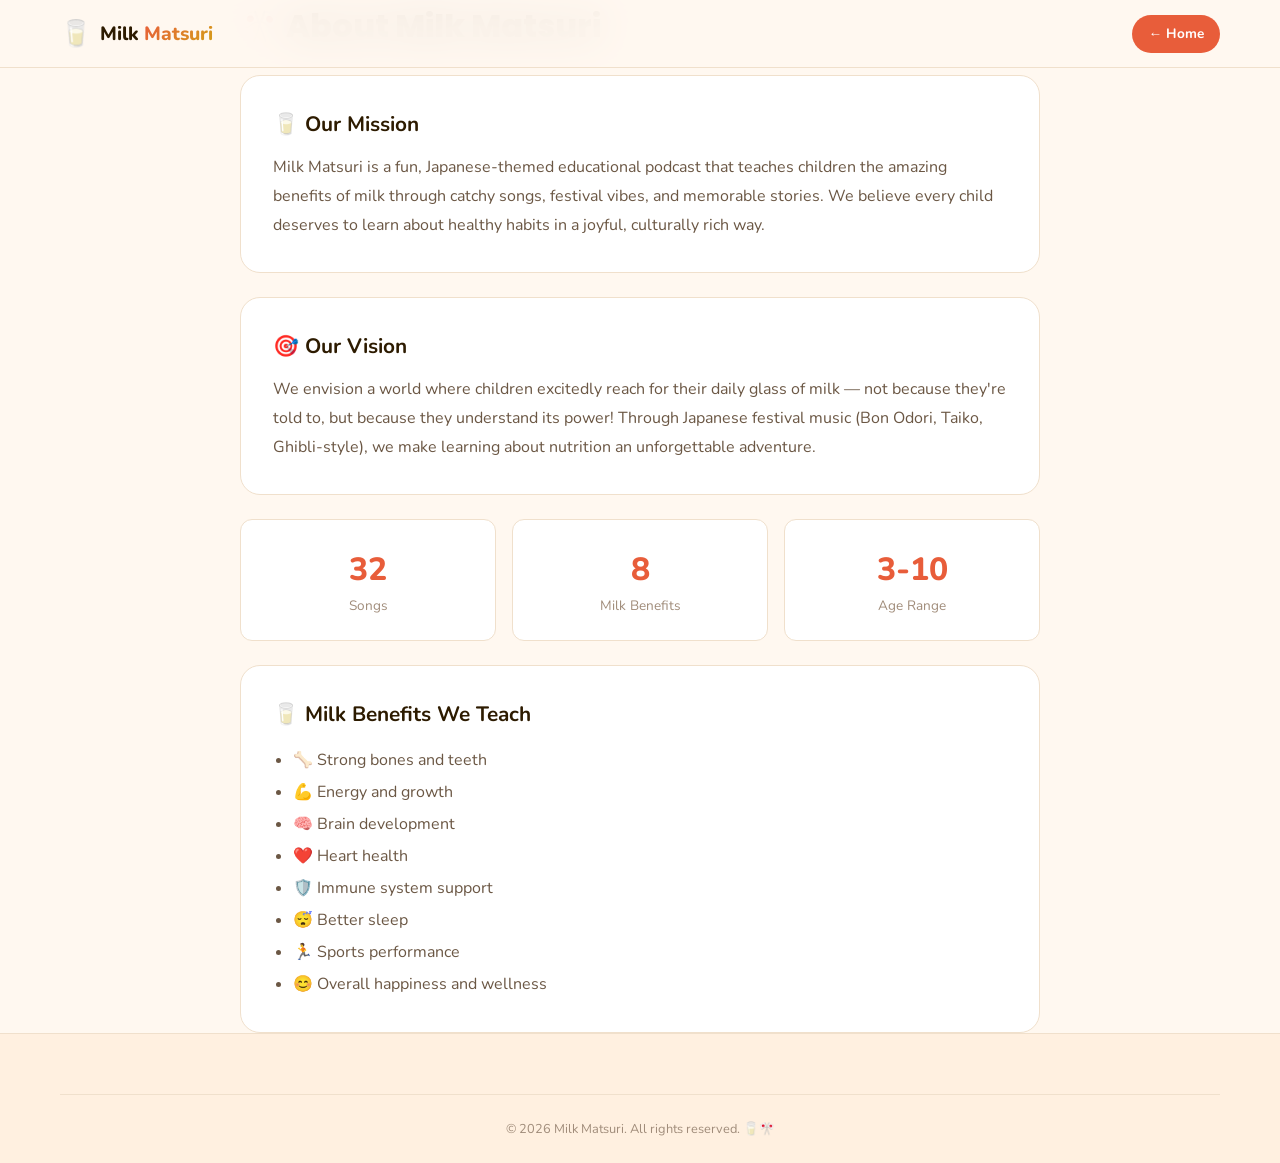
<file: about.html>
<!DOCTYPE html><html lang="en" dir="ltr"><head>
<meta charset="UTF-8"><meta name="viewport" content="width=device-width,initial-scale=1.0">
<title>About — Milk Matsuri</title>
<link rel="icon" href="data:image/svg+xml,<svg xmlns='http://www.w3.org/2000/svg' viewBox='0 0 100 100'><text y='.9em' font-size='90'>🥛</text></svg>">
<link href="https://fonts.googleapis.com/css2?family=Nunito:wght@400;600;700;800;900&family=Poppins:wght@600;700;800&display=swap" rel="stylesheet">
<link rel="stylesheet" href="style.css">
</head><body>
<header class="header" id="header"><div class="container nav-inner"><a href="index.html" class="logo"><span class="logo-icon">🥛</span><span class="logo-text">Milk <span class="accent">Matsuri</span></span></a><div class="nav-actions"><a href="index.html" class="btn btn-sm" style="background:var(--accent);color:#fff">← Home</a></div></div></header>
<section style="padding:calc(var(--header-height)+40px) 20px 80px;max-width:800px;margin:0 auto">
<h1 style="font-family:Poppins,sans-serif;font-size:2rem;font-weight:800;margin-bottom:24px">🎌 About Milk Matsuri</h1>
<div style="background:var(--bg-card);border:1px solid var(--border);border-radius:var(--radius-lg);padding:32px;margin-bottom:24px">
<h2 style="font-size:1.3rem;margin-bottom:12px">🥛 Our Mission</h2>
<p style="color:var(--text-secondary);line-height:1.8">Milk Matsuri is a fun, Japanese-themed educational podcast that teaches children the amazing benefits of milk through catchy songs, festival vibes, and memorable stories. We believe every child deserves to learn about healthy habits in a joyful, culturally rich way.</p>
</div>
<div style="background:var(--bg-card);border:1px solid var(--border);border-radius:var(--radius-lg);padding:32px;margin-bottom:24px">
<h2 style="font-size:1.3rem;margin-bottom:12px">🎯 Our Vision</h2>
<p style="color:var(--text-secondary);line-height:1.8">We envision a world where children excitedly reach for their daily glass of milk — not because they're told to, but because they understand its power! Through Japanese festival music (Bon Odori, Taiko, Ghibli-style), we make learning about nutrition an unforgettable adventure.</p>
</div>
<div style="display:grid;grid-template-columns:repeat(auto-fit,minmax(150px,1fr));gap:16px;margin-bottom:24px">
<div style="background:var(--bg-card);border:1px solid var(--border);border-radius:var(--radius-md);padding:24px;text-align:center"><div style="font-size:2rem;font-weight:800;color:var(--accent)">32</div><div style="color:var(--text-muted);font-size:0.85rem">Songs</div></div>
<div style="background:var(--bg-card);border:1px solid var(--border);border-radius:var(--radius-md);padding:24px;text-align:center"><div style="font-size:2rem;font-weight:800;color:var(--accent)">8</div><div style="color:var(--text-muted);font-size:0.85rem">Milk Benefits</div></div>
<div style="background:var(--bg-card);border:1px solid var(--border);border-radius:var(--radius-md);padding:24px;text-align:center"><div style="font-size:2rem;font-weight:800;color:var(--accent)">3-10</div><div style="color:var(--text-muted);font-size:0.85rem">Age Range</div></div>
</div>
<div style="background:var(--bg-card);border:1px solid var(--border);border-radius:var(--radius-lg);padding:32px">
<h2 style="font-size:1.3rem;margin-bottom:12px">🥛 Milk Benefits We Teach</h2>
<ul style="color:var(--text-secondary);line-height:2;padding-left:20px">
<li>🦴 Strong bones and teeth</li>
<li>💪 Energy and growth</li>
<li>🧠 Brain development</li>
<li>❤️ Heart health</li>
<li>🛡️ Immune system support</li>
<li>😴 Better sleep</li>
<li>🏃 Sports performance</li>
<li>😊 Overall happiness and wellness</li>
</ul>
</div>
</section>
<footer class="footer"><div class="container"><div class="footer-bottom"><p>&copy; 2026 Milk Matsuri. All rights reserved. 🥛🎌</p></div></div></footer>
<script>document.addEventListener('DOMContentLoaded',()=>{const s=localStorage.getItem('mm_theme'),d=s?s==='dark':window.matchMedia('(prefers-color-scheme:dark)').matches;document.documentElement.setAttribute('data-theme',d?'dark':'light')})</script>
</body></html>
</file>
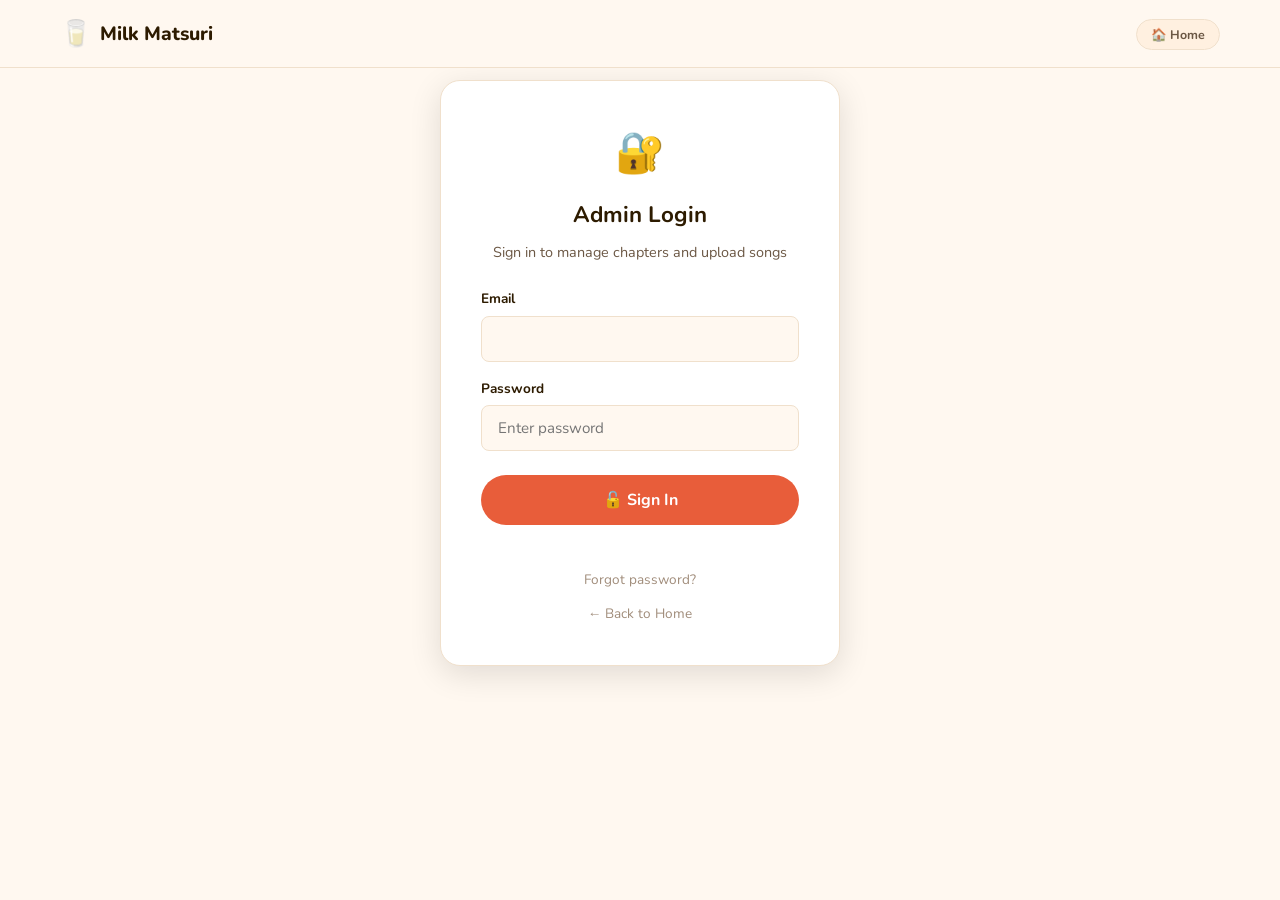
<file: admin.html>
<!DOCTYPE html>
<html lang="en" dir="ltr">
<head>
<meta charset="UTF-8">
<meta name="viewport" content="width=device-width, initial-scale=1.0">
<title>Admin — Milk Matsuri</title>
<meta name="robots" content="noindex, nofollow">
<link rel="icon" href="data:image/svg+xml,<svg xmlns='http://www.w3.org/2000/svg' viewBox='0 0 100 100'><text y='.9em' font-size='90'>🥛</text></svg>">
<link href="https://fonts.googleapis.com/css2?family=Nunito:wght@400;600;700;800;900&display=swap" rel="stylesheet">
<link rel="stylesheet" href="style.css">
<style>
.admin-wrap{max-width:900px;margin:0 auto;padding:calc(var(--header-height,70px)+24px) 20px 60px}
.login-card{background:var(--bg-card);border:1px solid var(--border);border-radius:var(--radius-lg);padding:40px;max-width:400px;margin:80px auto;text-align:center;box-shadow:var(--shadow-lg)}
.login-card h2{font-size:1.4rem;margin-bottom:8px}
.login-card p{color:var(--text-secondary);margin-bottom:24px;font-size:0.9rem}
.login-card .form-group{margin-bottom:16px;text-align:left}
.login-card .form-group label{display:block;font-weight:700;margin-bottom:6px;font-size:0.85rem}
.login-card .form-group input{width:100%;padding:12px 16px;background:var(--bg-primary);border:1px solid var(--border);border-radius:var(--radius-sm);color:var(--text-primary);font-family:inherit;font-size:0.95rem}
.login-card .form-group input:focus{outline:none;border-color:var(--accent)}
.login-card .login-btn{width:100%;padding:14px;background:var(--accent);color:#fff;border:none;border-radius:var(--radius-full);font-family:inherit;font-size:1rem;font-weight:700;cursor:pointer;margin-top:8px}
.login-card .login-btn:hover{background:var(--accent-hover)}
.login-card .login-btn:disabled{opacity:0.6}
.login-error{color:#e74c3c;font-weight:600;font-size:0.85rem;margin-top:12px;min-height:20px}
.dash-header{display:flex;align-items:center;justify-content:space-between;margin-bottom:24px;flex-wrap:wrap;gap:12px}
.dash-header h1{font-size:1.6rem;font-weight:800}
.stats-row{display:grid;grid-template-columns:repeat(4,1fr);gap:12px;margin-bottom:24px}
.stat-box{background:var(--bg-card);border:1px solid var(--border);border-radius:var(--radius-md);padding:16px;text-align:center}
.stat-box .num{font-size:1.6rem;font-weight:800;color:var(--accent);display:block}
.stat-box .lbl{font-size:0.75rem;color:var(--text-muted);font-weight:600}
.tabs{display:flex;gap:4px;margin-bottom:20px;border-bottom:2px solid var(--border);overflow-x:auto}
.tab{padding:10px 20px;font-weight:700;font-size:0.9rem;color:var(--text-secondary);border:none;background:none;cursor:pointer;border-bottom:3px solid transparent;margin-bottom:-2px;transition:0.2s;white-space:nowrap}
.tab.active{color:var(--accent);border-bottom-color:var(--accent)}
.panel{display:none}.panel.active{display:block}
.form-card{background:var(--bg-card);border:1px solid var(--border);border-radius:var(--radius-lg);padding:24px;margin-bottom:20px}
.form-card h3{margin-bottom:16px;font-size:1rem}
.form-row{display:flex;gap:12px;flex-wrap:wrap}
.form-row .form-group{flex:1;min-width:180px}
.form-group label{display:block;font-weight:700;margin-bottom:6px;font-size:0.85rem}
.form-group input,.form-group select,.form-group textarea{width:100%;padding:10px 14px;background:var(--bg-primary);border:1px solid var(--border);border-radius:var(--radius-sm);color:var(--text-primary);font-family:inherit;font-size:0.9rem}
.form-group input:focus,.form-group select:focus,.form-group textarea:focus{outline:none;border-color:var(--accent)}
.file-wrap{position:relative}.file-wrap input[type=file]{position:absolute;opacity:0;width:100%;height:100%;cursor:pointer}
.file-label{display:block;padding:12px;background:var(--bg-primary);border:2px dashed var(--border);border-radius:var(--radius-sm);text-align:center;color:var(--text-muted);font-weight:600;cursor:pointer;font-size:0.85rem}
.file-label:hover{border-color:var(--accent);color:var(--accent)}
.upload-bar{display:none;margin-top:10px;padding:10px;background:var(--bg-secondary);border-radius:var(--radius-sm);font-size:0.85rem}
.upload-bar .bar{height:6px;background:var(--border);border-radius:3px;margin-top:6px;overflow:hidden}
.upload-bar .fill{height:100%;background:var(--accent);border-radius:3px;width:0%;transition:0.3s}
.ch-list{display:flex;flex-direction:column;gap:10px}
.ch-item{background:var(--bg-card);border:1px solid var(--border);border-radius:var(--radius-md);padding:16px}
.ch-head{display:flex;align-items:center;gap:12px}
.ch-head .icon{font-size:1.6rem}.ch-head .info{flex:1}.ch-head .name{font-weight:700}.ch-head .count{font-size:0.8rem;color:var(--text-muted)}
.song-list{margin-top:10px;padding-left:16px}
.song-row{display:flex;align-items:center;gap:10px;padding:8px 12px;background:var(--bg-secondary);border:1px solid var(--border);border-radius:var(--radius-sm);margin-bottom:6px}
.song-row .title{flex:1;font-weight:600;font-size:0.85rem}.song-row .acts{display:flex;gap:4px}
.btn-s{padding:6px 14px;font-size:0.78rem;border-radius:var(--radius-full);font-weight:700;display:inline-flex;align-items:center;gap:4px;border:none;cursor:pointer;transition:0.2s;font-family:inherit}
.btn-s.red{background:#e74c3c;color:#fff}.btn-s.green{background:#27ae60;color:#fff}.btn-s.orange{background:#f39c12;color:#fff}
.btn-s.ghost{background:var(--bg-secondary);color:var(--text-secondary);border:1px solid var(--border)}
@media(max-width:600px){.stats-row{grid-template-columns:1fr 1fr}.form-row{flex-direction:column}}
</style>
</head>
<body>
<header class="header" id="header">
  <div class="container nav-inner">
    <a href="index.html" class="logo"><span class="logo-icon">🥛</span><span class="logo-text">Milk Matsuri</span></a>
    <div class="nav-actions">
      <button class="btn-s ghost" onclick="if(isLoggedIn){DB.logout();location.reload()}else{location.href='index.html'}">
        <span id="navAction">🏠 Home</span>
      </button>
    </div>
  </div>
</header>

<!-- LOGIN -->
<div id="loginSection">
  <div class="login-card">
    <div style="font-size:2.5rem;margin-bottom:12px">🔐</div>
    <h2>Admin Login</h2>
    <p>Sign in to manage chapters and upload songs</p>
    <form onsubmit="doLogin(event)">
      <div class="form-group"><label>Email</label><input type="email" id="loginEmail" required></div>
      <div class="form-group"><label>Password</label><input type="password" id="loginPass" required placeholder="Enter password"></div>
      <button type="submit" class="login-btn" id="loginBtn">🔓 Sign In</button>
      <div class="login-error" id="loginError"></div>
    </form>
    <a href="forgot-password.html" style="display:block;margin-top:12px;color:var(--text-muted);font-size:0.85rem">Forgot password?</a>
    <a href="index.html" style="display:block;margin-top:12px;color:var(--text-muted);font-size:0.85rem">← Back to Home</a>
  </div>
</div>

<!-- DASHBOARD -->
<div id="dashSection" style="display:none">
<div class="admin-wrap">
  <div class="dash-header">
    <h1>📊 Dashboard</h1>
    <button class="btn-s ghost" onclick="DB.logout();location.reload()">🚪 Logout</button>
  </div>
  <div class="stats-row">
    <div class="stat-box"><span class="num" id="sChapters">0</span><span class="lbl">Chapters</span></div>
    <div class="stat-box"><span class="num" id="sSongs">0</span><span class="lbl">Songs</span></div>
    <div class="stat-box"><span class="num" id="sAudio">0</span><span class="lbl">Audio Files</span></div>
    <div class="stat-box"><span class="num" id="sAds">0</span><span class="lbl">Ad Boxes</span></div>
  </div>
  <div class="tabs">
    <button class="tab active" data-tab="chapters">📚 Chapters</button>
    <button class="tab" data-tab="upload">🎵 Upload</button>
    <button class="tab" data-tab="ads">📢 Ads</button>
    <button class="tab" data-tab="settings">⚙️ Settings</button>
  </div>

  <!-- Chapters Panel -->
  <div class="panel active" id="p-chapters">
    <div class="form-card">
      <h3>➕ Add Chapter</h3>
      <form onsubmit="addChapter(event)">
        <div class="form-row">
          <div class="form-group"><label>Name *</label><input type="text" id="chName" required placeholder="Chapter name"></div>
          <div class="form-group"><label>Icon *</label><input type="text" id="chIcon" required placeholder="🎌" maxlength="4"></div>
        </div>
        <button type="submit" class="btn-s green" style="margin-top:10px">➕ Add</button>
      </form>
    </div>
    <div class="ch-list" id="chList"><p style="text-align:center;color:var(--text-muted);padding:30px">Loading...</p></div>
  </div>

  <!-- Upload Panel -->
  <div class="panel" id="p-upload">
    <div class="form-card">
      <h3>🎵 Upload Song</h3>
      <form onsubmit="uploadSong(event)">
        <div class="form-row">
          <div class="form-group"><label>Chapter *</label><select id="songChapter" required><option value="">Select...</option></select></div>
          <div class="form-group"><label>Title *</label><input type="text" id="songTitle" required placeholder="Song title"></div>
        </div>
        <div class="form-row" style="margin-top:12px">
          <div class="form-group"><label>🎵 Audio File *</label><div class="file-wrap"><input type="file" id="songFile" accept="audio/*" required onchange="document.getElementById('fileLbl').textContent='✅ '+this.files[0].name"><div class="file-label" id="fileLbl">📎 Click to select audio file</div></div></div>
          <div class="form-group"><label>🖼️ Cover Image</label><div class="file-wrap"><input type="file" id="songImage" accept="image/*" onchange="handleImg(this)"><div class="file-label" id="imgLbl">🖼️ Click to select cover image</div></div><div id="imgPreview" style="display:none;margin-top:8px"><img id="imgThumb" style="max-width:100px;border-radius:8px"></div></div>
        </div>
        <div class="upload-bar" id="upBar"><span id="upStatus">Uploading...</span><div class="bar"><div class="fill" id="upFill"></div></div></div>
        <button type="submit" class="btn-s green" style="margin-top:12px" id="upBtn">📤 Upload</button>
      </form>
    </div>
  </div>

  <!-- Ads Panel -->
  <div class="panel" id="p-ads">
    <div class="form-card">
      <h3>📢 Ad Code Boxes</h3>
      <p style="color:var(--text-secondary);font-size:0.85rem;margin-bottom:16px">Paste your ad codes (AdSense, Adsterra, etc.) below. Toggle them on/off as needed.</p>
      <div id="adsList">Loading...</div>
    </div>
    <div class="form-card">
      <h3>➕ Add Custom Ad Box</h3>
      <form onsubmit="addAdBox(event)">
        <div class="form-row">
          <div class="form-group"><label>Box Name *</label><input type="text" id="adName" required placeholder="e.g. Sidebar Ad"></div>
          <div class="form-group"><label>Position *</label><select id="adPosition" required><option value="after_hero">After Hero</option><option value="after_features">After Features</option><option value="mid_episodes">Mid Episodes</option><option value="before_footer">Before Footer</option></select></div>
        </div>
        <button type="submit" class="btn-s green" style="margin-top:10px">➕ Add Box</button>
      </form>
    </div>
  </div>

  <!-- Settings Panel -->
  <div class="panel" id="p-settings">
    <div class="form-card">
      <h3>🔄 Reset All Data</h3>
      <p style="color:var(--text-secondary);font-size:0.85rem;margin-bottom:12px">Delete everything and go back to defaults.</p>
      <button class="btn-s red" onclick="resetData()">⚠️ Reset</button>
    </div>
  </div>
</div>
</div>

<div class="toast" id="toast"></div>

<script src="config.js"></script>
<script>
let chapters = [], isLoggedIn = false;
const ADMIN_EMAIL = 'galalemad75@gmail.com';

document.addEventListener('DOMContentLoaded', async () => {
  const saved = localStorage.getItem('mm_theme');
  const dark = saved ? saved === 'dark' : window.matchMedia('(prefers-color-scheme: dark)').matches;
  document.documentElement.setAttribute('data-theme', dark ? 'dark' : 'light');
  if (localStorage.getItem('mm_admin')) { isLoggedIn = true; showDashboard(); }
  document.querySelectorAll('.tab').forEach(btn => btn.addEventListener('click', () => {
    document.querySelectorAll('.tab').forEach(t => t.classList.remove('active'));
    document.querySelectorAll('.panel').forEach(p => p.classList.remove('active'));
    btn.classList.add('active');
    document.getElementById('p-' + btn.dataset.tab).classList.add('active');
  }));
});

async function doLogin(e) {
  e.preventDefault();
    await DB.init();
  const email = document.getElementById('loginEmail').value.trim(), pass = document.getElementById('loginPass').value.trim();
  const errEl = document.getElementById('loginError'), btn = document.getElementById('loginBtn');
  btn.disabled = true; btn.textContent = 'Checking...'; errEl.textContent = '';
  setTimeout(() => {
    if (DB.login(email, pass)) { DB.setSession(email); isLoggedIn = true; showDashboard(); }
    else { errEl.textContent = '❌ Invalid email or password'; btn.disabled = false; btn.textContent = '🔓 Sign In'; }
  }, 300);
}

async function showDashboard() {
  document.getElementById('loginSection').style.display = 'none';
  document.getElementById('dashSection').style.display = 'block';
  toast('⏳ Loading & syncing...', 'info');
  try { await DB.init(); } catch(e) { console.warn(e); }
  chapters = DB.getChapters();
  renderStats(); renderChapters(); populateSelect(); renderAds();
  toast('✅ Data loaded & synced!', 'success');
}

function renderStats() {
  const songs = chapters.reduce((s, c) => s + (c.songs?.length || 0), 0);
  document.getElementById('sChapters').textContent = chapters.length;
  document.getElementById('sSongs').textContent = songs;
  document.getElementById('sAudio').textContent = songs;
  document.getElementById('sAds').textContent = DB.getAds().length;
}

function renderChapters() {
  const el = document.getElementById('chList');
  if (!chapters.length) { el.innerHTML = '<p style="text-align:center;color:var(--text-muted);padding:30px">No chapters yet. Add one above! 👆</p>'; return; }
  el.innerHTML = chapters.map(c => `<div class="ch-item"><div class="ch-head"><span class="icon">${c.icon}</span><div class="info"><div class="name">${c.icon} ${c.name}</div>${c.nameJp?'<div style="font-size:0.8rem;color:var(--text-muted)">'+c.nameJp+'</div>':''}<div class="count">${(c.songs||[]).length} song${(c.songs||[]).length!==1?'s':''}</div>${c.songs?.length?`<div class="song-list">${c.songs.map(s=>`<div class="song-row"><span class="title">${s.title}</span><div class="acts"><button class="btn-s ghost" onclick="new Audio('${s.audio}').play().catch(()=>toast('Cannot play','error'))">▶</button><button class="btn-s red" onclick="delSong(${c.id},${s.id})">🗑</button></div></div>`).join('')}</div>`:''}</div><div class="actions" style="display:flex;gap:6px"><button class="btn-s orange" onclick="editCh(${c.id})">✏️</button><button class="btn-s red" onclick="delCh(${c.id})">🗑️</button></div></div></div>`).join('');
}

function populateSelect() {
  const sel = document.getElementById('songChapter');
  sel.innerHTML = '<option value="">Select chapter...</option>';
  chapters.forEach(c => sel.innerHTML += `<option value="${c.id}">${c.icon} ${c.name} ${c.nameJp?'('+c.nameJp+')':''}</option>`);
}

async function addChapter(e) { e.preventDefault(); const n=document.getElementById('chName').value.trim(), i=document.getElementById('chIcon').value.trim(); if(!n||!i)return; await SYNC.addChapter(n,i); document.getElementById('chName').value=''; document.getElementById('chIcon').value=''; toast('Chapter added!','success'); chapters=DB.getChapters(); renderStats(); renderChapters(); populateSelect(); }
async function editCh(id) { const ch=chapters.find(c=>c.id===id); if(!ch)return; const n=prompt('Name:',ch.name); if(!n)return; const i=prompt('Icon:',ch.icon); if(!i)return; await SYNC.updateChapter(id,{name:n,icon:i}); toast('Updated!','success'); chapters=DB.getChapters(); renderStats(); renderChapters(); populateSelect(); }
async function delCh(id) { if(!confirm('Delete this chapter and all its songs?'))return; await SYNC.removeChapter(id); toast('Deleted!','info'); chapters=DB.getChapters(); renderStats(); renderChapters(); populateSelect(); }

async function uploadSong(e) {
  e.preventDefault(); const chId=parseInt(document.getElementById('songChapter').value), title=document.getElementById('songTitle').value.trim(), file=document.getElementById('songFile').files[0], imgFile=document.getElementById('songImage').files[0];
  if(!chId||!title||!file){toast('Fill all fields!','error');return;}
  const btn=document.getElementById('upBtn'), bar=document.getElementById('upBar'), fill=document.getElementById('upFill'), status=document.getElementById('upStatus');
  btn.disabled=true; bar.style.display='block'; fill.style.width='0%'; status.textContent='Uploading audio...';
  try {
    const result=await SYNC.uploadAudio(file,p=>{fill.style.width=p+'%';status.textContent='Uploading audio... '+p+'%'});
    let imageUrl=''; if(imgFile){fill.style.width='0%';status.textContent='Uploading image...';const ir=await SYNC.uploadAudio(imgFile,p=>{fill.style.width=p+'%';status.textContent='Uploading image... '+p+'%'});imageUrl=ir.url;}
    fill.style.width='100%'; status.textContent='Saving...';
    await SYNC.addSong(chId,title,result.url,result.publicId,imageUrl);
    status.textContent='✅ Done!'; toast('Song uploaded!','success');
    document.getElementById('songTitle').value='';document.getElementById('songFile').value='';document.getElementById('songImage').value='';
    document.getElementById('fileLbl').textContent='📎 Click to select audio file';document.getElementById('imgLbl').textContent='🖼️ Click to select cover image';document.getElementById('imgPreview').style.display='none';
    chapters=DB.getChapters(); renderStats(); renderChapters(); populateSelect();
    setTimeout(()=>{bar.style.display='none'},2000);
  } catch(err) { status.textContent='❌ '+err.message; toast('Upload failed: '+err.message,'error'); }
  btn.disabled=false;
}

function handleImg(input) { if(input.files?.[0]){const r=new FileReader();r.onload=e=>{document.getElementById('imgThumb').src=e.target.result;document.getElementById('imgPreview').style.display='block';document.getElementById('imgLbl').textContent='✅ '+input.files[0].name};r.readAsDataURL(input.files[0])}}
async function delSong(c,s) { if(!confirm('Delete this song?'))return; await SYNC.removeSong(c,s); toast('Deleted!','info'); chapters=DB.getChapters(); renderStats(); renderChapters(); }

// Ads
let ads=[];
function renderAds() { ads=DB.getAds(); const el=document.getElementById('adsList'); if(!ads.length){el.innerHTML='<p style="text-align:center;color:var(--text-muted);padding:20px">No ad boxes. Add one below! 👇</p>';return;}
  const pos={after_hero:'📍 After Hero',after_features:'📍 After Features',mid_episodes:'📍 Mid Episodes',before_footer:'📍 Before Footer'};
  el.innerHTML=ads.map(ad=>`<div class="form-card" style="border-left:4px solid ${ad.enabled?'#27ae60':'#e74c3c'};margin-bottom:16px"><div style="display:flex;align-items:center;justify-content:space-between;margin-bottom:12px;flex-wrap:wrap;gap:8px"><div><strong>${ad.name}</strong><span style="font-size:0.8rem;color:var(--text-muted);margin-left:8px">${pos[ad.position]||ad.position}</span></div><div style="display:flex;gap:6px;align-items:center"><label style="display:flex;align-items:center;gap:6px;cursor:pointer;font-weight:700;font-size:0.85rem"><input type="checkbox" ${ad.enabled?'checked':''} onchange="toggleAd(${ad.id},this.checked)" style="width:18px;height:18px;cursor:pointer">${ad.enabled?'🟢 ON':'🔴 OFF'}</label><button class="btn-s red" onclick="deleteAdBox(${ad.id})">🗑</button></div></div><div class="form-group"><label style="font-size:0.8rem">Ad Code</label><textarea id="adCode-${ad.id}" style="width:100%;min-height:80px;padding:10px;background:var(--bg-primary);border:1px solid var(--border);border-radius:var(--radius-sm);color:var(--text-primary);font-family:monospace;font-size:0.8rem;resize:vertical" placeholder="Paste ad code here">${ad.code||''}</textarea></div><button class="btn-s green" style="margin-top:8px" onclick="saveAd(${ad.id})">💾 Save</button></div>`).join(''); }
async function toggleAd(id,c) { await SYNC.updateAd(id,{enabled:c}); toast(c?'🟢 Ad enabled!':'🔴 Ad disabled!','success'); renderAds(); }
async function saveAd(id) { const code=document.getElementById('adCode-'+id).value; await SYNC.updateAd(id,{code}); toast('💾 Saved!','success'); renderAds(); }
async function addAdBox(e) { e.preventDefault(); const n=document.getElementById('adName').value.trim(),p=document.getElementById('adPosition').value; if(!n)return; await SYNC.addAd(n,p,''); document.getElementById('adName').value=''; toast('📢 Ad box added!','success'); renderAds(); }
async function deleteAdBox(id) { if(!confirm('Delete?'))return; await SYNC.removeAd(id); toast('🗑 Deleted!','info'); renderAds(); }

async function resetData() { if(!confirm('⚠️ Delete ALL data?'))return; if(!confirm('Last chance!'))return; DB._cache=JSON.parse(JSON.stringify(DEFAULT_DATA)); await DB.save(); toast('Reset done!','info'); setTimeout(()=>location.reload(),1500); }

function toast(msg,type='info') { const t=document.getElementById('toast'); t.textContent=msg;t.className='toast '+type; setTimeout(()=>t.classList.add('show'),10); setTimeout(()=>t.classList.remove('show'),3000); }
</script>
</body>
</html>
</file>
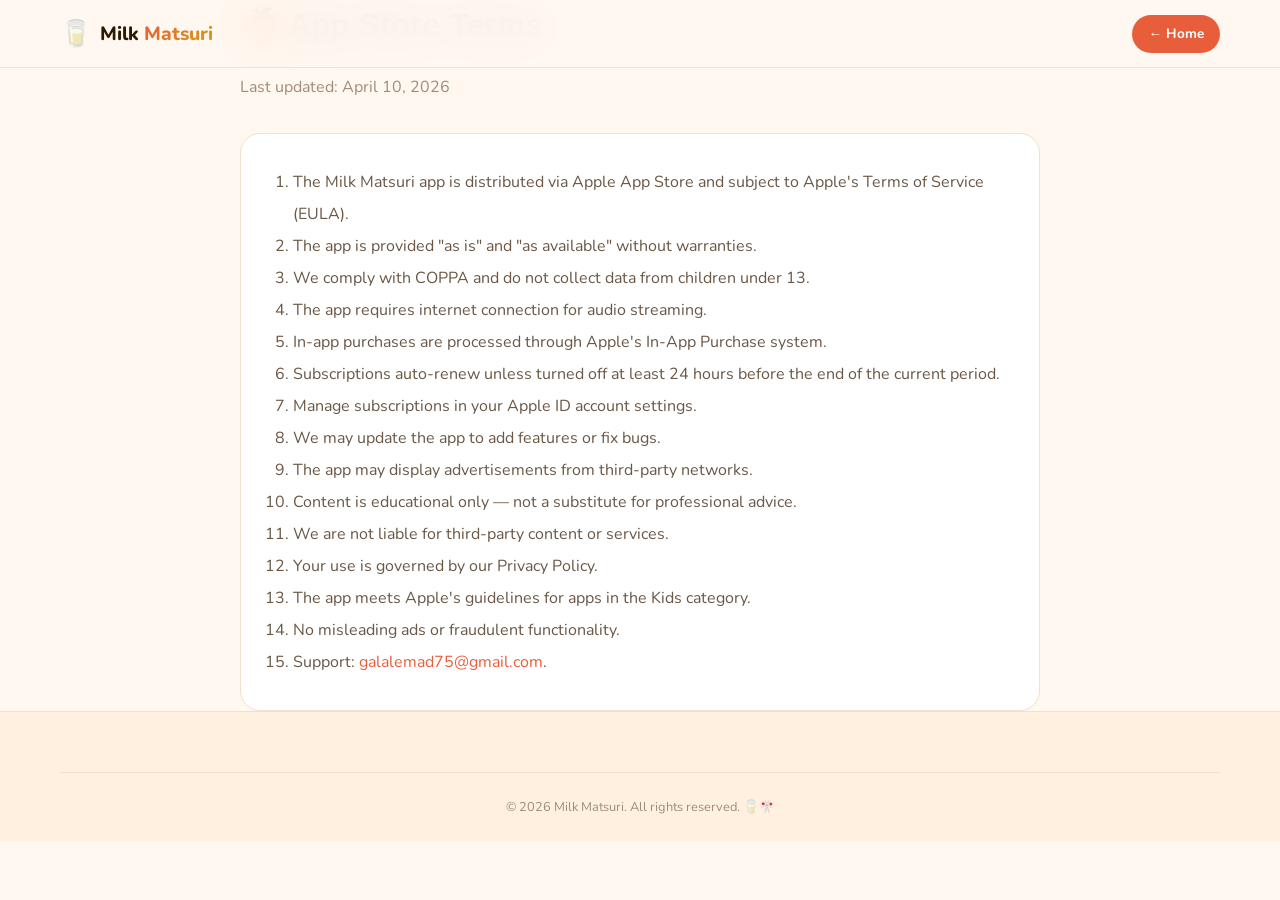
<file: app-store-terms.html>
<!DOCTYPE html><html lang="en" dir="ltr"><head>
<meta charset="UTF-8"><meta name="viewport" content="width=device-width,initial-scale=1.0">
<title>App Store Terms — Milk Matsuri</title><link rel="icon" href="data:image/svg+xml,<svg xmlns='http://www.w3.org/2000/svg' viewBox='0 0 100 100'><text y='.9em' font-size='90'>🥛</text></svg>">
<link href="https://fonts.googleapis.com/css2?family=Nunito:wght@400;600;700;800;900&display=swap" rel="stylesheet"><link rel="stylesheet" href="style.css">
</head><body>
<header class="header" id="header"><div class="container nav-inner"><a href="index.html" class="logo"><span class="logo-icon">🥛</span><span class="logo-text">Milk <span class="accent">Matsuri</span></span></a><div class="nav-actions"><a href="index.html" class="btn btn-sm" style="background:var(--accent);color:#fff">← Home</a></div></div></header>
<section style="padding:calc(var(--header-height)+40px) 20px 80px;max-width:800px;margin:0 auto">
<h1 style="font-family:Poppins,sans-serif;font-size:2rem;font-weight:800;margin-bottom:24px">🍎 App Store Terms</h1>
<p style="color:var(--text-muted);margin-bottom:32px">Last updated: April 10, 2026</p>
<div style="background:var(--bg-card);border:1px solid var(--border);border-radius:var(--radius-lg);padding:32px;line-height:2;color:var(--text-secondary)">
<ol style="padding-left:20px">
<li>The Milk Matsuri app is distributed via Apple App Store and subject to Apple's Terms of Service (EULA).</li>
<li>The app is provided "as is" and "as available" without warranties.</li>
<li>We comply with COPPA and do not collect data from children under 13.</li>
<li>The app requires internet connection for audio streaming.</li>
<li>In-app purchases are processed through Apple's In-App Purchase system.</li>
<li>Subscriptions auto-renew unless turned off at least 24 hours before the end of the current period.</li>
<li>Manage subscriptions in your Apple ID account settings.</li>
<li>We may update the app to add features or fix bugs.</li>
<li>The app may display advertisements from third-party networks.</li>
<li>Content is educational only — not a substitute for professional advice.</li>
<li>We are not liable for third-party content or services.</li>
<li>Your use is governed by our Privacy Policy.</li>
<li>The app meets Apple's guidelines for apps in the Kids category.</li>
<li>No misleading ads or fraudulent functionality.</li>
<li>Support: <a href="mailto:galalemad75@gmail.com">galalemad75@gmail.com</a>.</li>
</ol>
</div></section>
<footer class="footer"><div class="container"><div class="footer-bottom"><p>&copy; 2026 Milk Matsuri. All rights reserved. 🥛🎌</p></div></div></footer>
<script>document.addEventListener('DOMContentLoaded',()=>{const s=localStorage.getItem('mm_theme'),d=s?s==='dark':window.matchMedia('(prefers-color-scheme:dark)').matches;document.documentElement.setAttribute('data-theme',d?'dark':'light')})</script>
</body></html>
</file>
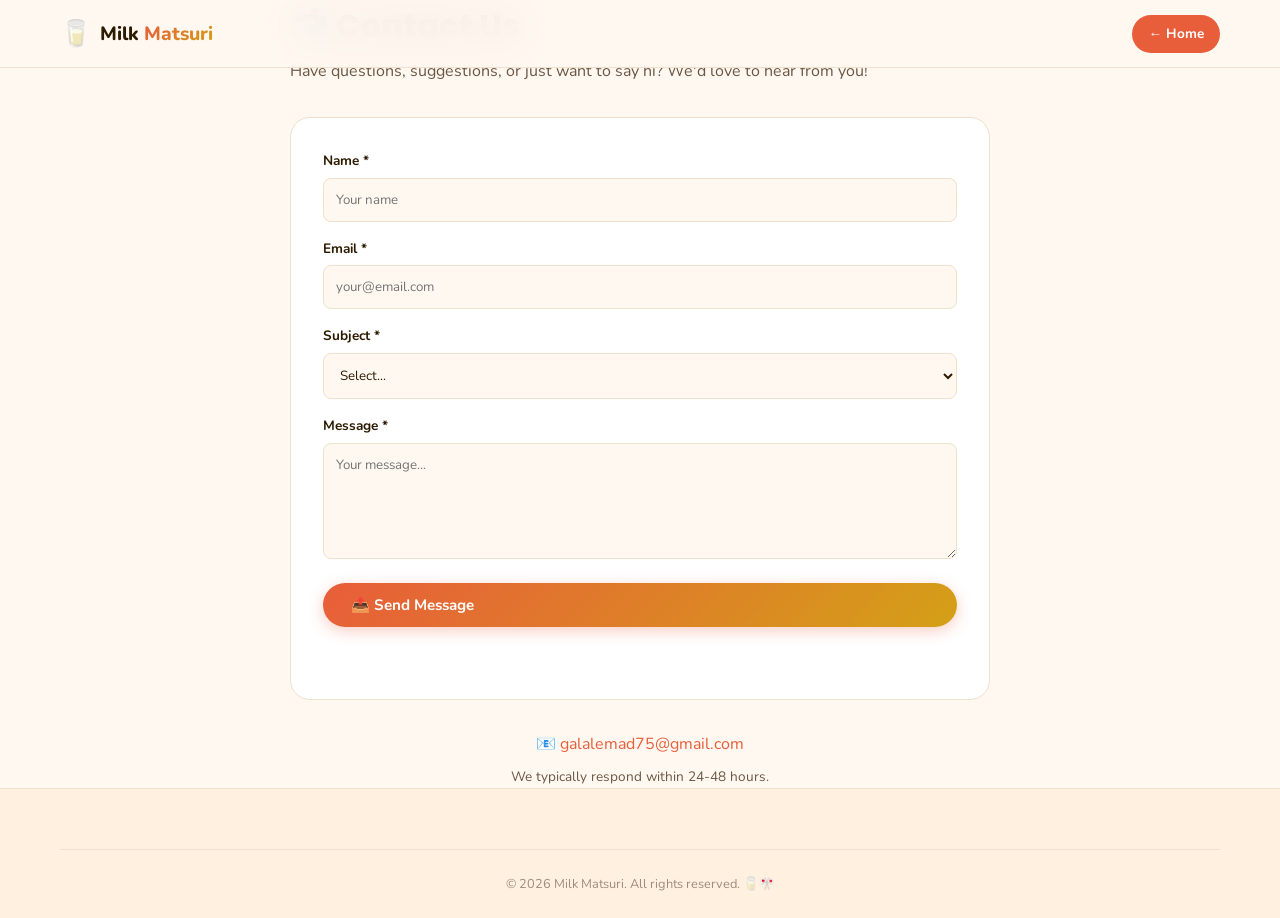
<file: contact.html>
<!DOCTYPE html><html lang="en" dir="ltr"><head>
<meta charset="UTF-8"><meta name="viewport" content="width=device-width,initial-scale=1.0">
<title>Contact — Milk Matsuri</title>
<link rel="icon" href="data:image/svg+xml,<svg xmlns='http://www.w3.org/2000/svg' viewBox='0 0 100 100'><text y='.9em' font-size='90'>🥛</text></svg>">
<link href="https://fonts.googleapis.com/css2?family=Nunito:wght@400;600;700;800;900&family=Poppins:wght@600;700;800&display=swap" rel="stylesheet">
<link rel="stylesheet" href="style.css">
</head><body>
<header class="header" id="header"><div class="container nav-inner"><a href="index.html" class="logo"><span class="logo-icon">🥛</span><span class="logo-text">Milk <span class="accent">Matsuri</span></span></a><div class="nav-actions"><a href="index.html" class="btn btn-sm" style="background:var(--accent);color:#fff">← Home</a></div></div></header>
<section style="padding:calc(var(--header-height)+40px) 20px 80px;max-width:700px;margin:0 auto">
<h1 style="font-family:Poppins,sans-serif;font-size:2rem;font-weight:800;margin-bottom:8px">📬 Contact Us</h1>
<p style="color:var(--text-secondary);margin-bottom:32px">Have questions, suggestions, or just want to say hi? We'd love to hear from you!</p>
<div style="background:var(--bg-card);border:1px solid var(--border);border-radius:var(--radius-lg);padding:32px">
<form onsubmit="handleSubmit(event)">
<div class="form-group" style="margin-bottom:16px"><label style="display:block;font-weight:700;margin-bottom:6px;font-size:0.85rem">Name *</label><input type="text" required placeholder="Your name" style="width:100%;padding:12px;background:var(--bg-primary);border:1px solid var(--border);border-radius:var(--radius-sm);color:var(--text-primary);font-family:inherit"></div>
<div class="form-group" style="margin-bottom:16px"><label style="display:block;font-weight:700;margin-bottom:6px;font-size:0.85rem">Email *</label><input type="email" required placeholder="your@email.com" style="width:100%;padding:12px;background:var(--bg-primary);border:1px solid var(--border);border-radius:var(--radius-sm);color:var(--text-primary);font-family:inherit"></div>
<div class="form-group" style="margin-bottom:16px"><label style="display:block;font-weight:700;margin-bottom:6px;font-size:0.85rem">Subject *</label><select required style="width:100%;padding:12px;background:var(--bg-primary);border:1px solid var(--border);border-radius:var(--radius-sm);color:var(--text-primary);font-family:inherit"><option value="">Select...</option><option>General Question</option><option>Bug Report</option><option>Feature Request</option><option>Business Inquiry</option><option>Other</option></select></div>
<div class="form-group" style="margin-bottom:16px"><label style="display:block;font-weight:700;margin-bottom:6px;font-size:0.85rem">Message *</label><textarea required rows="5" placeholder="Your message..." style="width:100%;padding:12px;background:var(--bg-primary);border:1px solid var(--border);border-radius:var(--radius-sm);color:var(--text-primary);font-family:inherit;resize:vertical"></textarea></div>
<button type="submit" class="btn btn-primary" style="width:100%">📤 Send Message</button>
</form>
<p id="formMsg" style="text-align:center;margin-top:16px;font-weight:700;min-height:24px"></p>
</div>
<div style="margin-top:32px;text-align:center;color:var(--text-secondary)">
<p>📧 <a href="mailto:galalemad75@gmail.com">galalemad75@gmail.com</a></p>
<p style="margin-top:8px;font-size:0.85rem">We typically respond within 24-48 hours.</p>
</div>
</section>
<footer class="footer"><div class="container"><div class="footer-bottom"><p>&copy; 2026 Milk Matsuri. All rights reserved. 🥛🎌</p></div></div></footer>
<script>
document.addEventListener('DOMContentLoaded',()=>{const s=localStorage.getItem('mm_theme'),d=s?s==='dark':window.matchMedia('(prefers-color-scheme:dark)').matches;document.documentElement.setAttribute('data-theme',d?'dark':'light')});
function handleSubmit(e){e.preventDefault();document.getElementById('formMsg').innerHTML='<span style="color:#27ae60">✅ Message sent! We\'ll get back to you soon.</span>';e.target.reset();setTimeout(()=>document.getElementById('formMsg').textContent='',5000)}
</script>
</body></html>
</file>
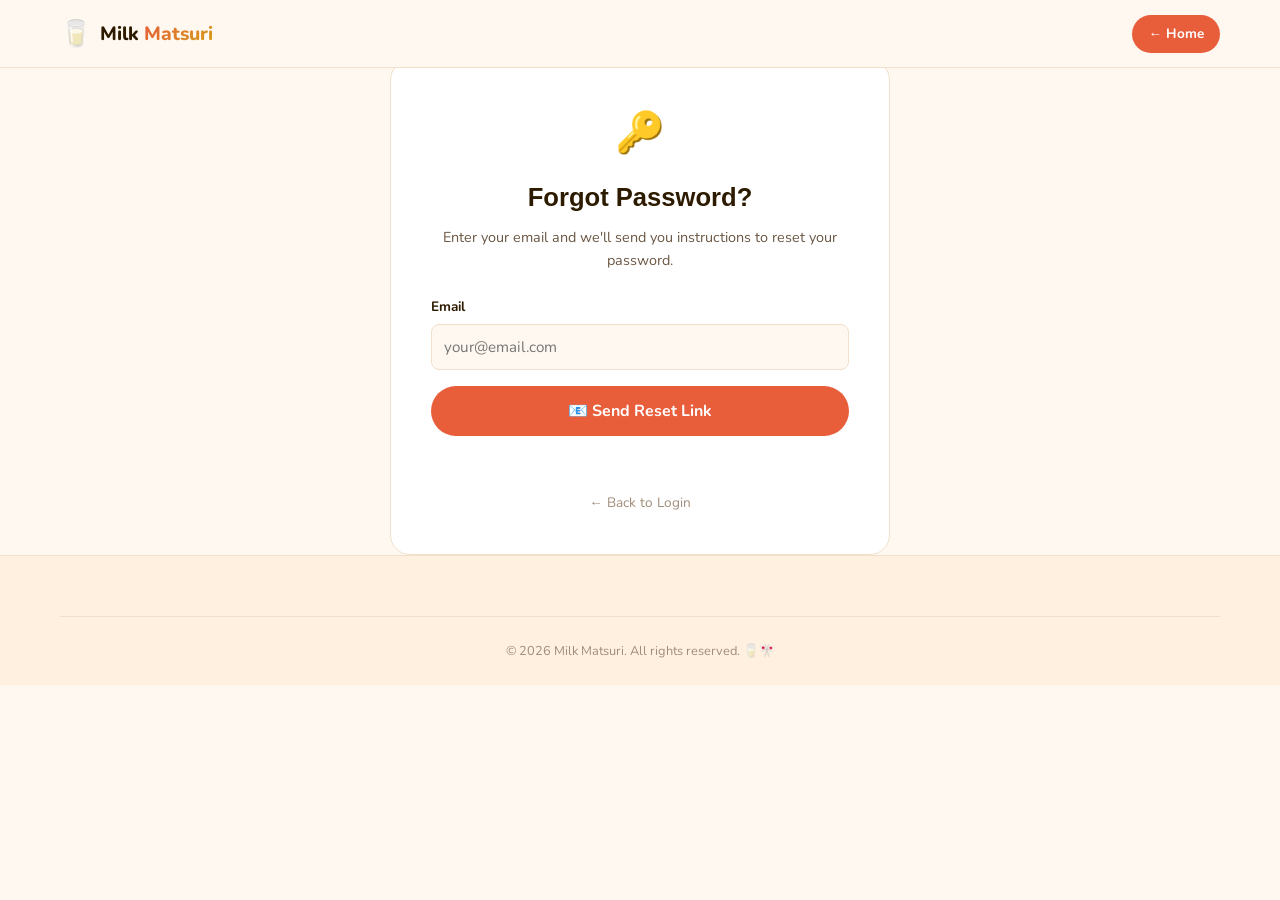
<file: forgot-password.html>
<!DOCTYPE html><html lang="en" dir="ltr"><head>
<meta charset="UTF-8"><meta name="viewport" content="width=device-width,initial-scale=1.0">
<title>Forgot Password — Milk Matsuri</title><link rel="icon" href="data:image/svg+xml,<svg xmlns='http://www.w3.org/2000/svg' viewBox='0 0 100 100'><text y='.9em' font-size='90'>🥛</text></svg>">
<link href="https://fonts.googleapis.com/css2?family=Nunito:wght@400;600;700;800;900&display=swap" rel="stylesheet"><link rel="stylesheet" href="style.css">
</head><body>
<header class="header" id="header"><div class="container nav-inner"><a href="index.html" class="logo"><span class="logo-icon">🥛</span><span class="logo-text">Milk <span class="accent">Matsuri</span></span></a><div class="nav-actions"><a href="index.html" class="btn btn-sm" style="background:var(--accent);color:#fff">← Home</a></div></div></header>
<section style="padding:calc(var(--header-height)+40px) 20px 80px;max-width:500px;margin:0 auto;text-align:center">
<div style="background:var(--bg-card);border:1px solid var(--border);border-radius:var(--radius-lg);padding:40px;margin-top:60px">
<div style="font-size:2.5rem;margin-bottom:12px">🔑</div>
<h1 style="font-family:Poppins,sans-serif;font-size:1.6rem;font-weight:800;margin-bottom:8px">Forgot Password?</h1>
<p style="color:var(--text-secondary);margin-bottom:24px;font-size:0.9rem">Enter your email and we'll send you instructions to reset your password.</p>
<form onsubmit="handleReset(event)">
<div style="margin-bottom:16px;text-align:left"><label style="display:block;font-weight:700;margin-bottom:6px;font-size:0.85rem">Email</label><input type="email" required placeholder="your@email.com" style="width:100%;padding:12px;background:var(--bg-primary);border:1px solid var(--border);border-radius:var(--radius-sm);color:var(--text-primary);font-family:inherit;font-size:0.95rem"></div>
<button type="submit" style="width:100%;padding:14px;background:var(--accent);color:#fff;border:none;border-radius:var(--radius-full);font-family:inherit;font-size:1rem;font-weight:700;cursor:pointer">📧 Send Reset Link</button>
<p id="resetMsg" style="margin-top:16px;font-weight:700;font-size:0.85rem;min-height:20px"></p>
</form>
<a href="admin.html" style="display:block;margin-top:20px;color:var(--text-muted);font-size:0.85rem">← Back to Login</a>
</div></section>
<footer class="footer"><div class="container"><div class="footer-bottom"><p>&copy; 2026 Milk Matsuri. All rights reserved. 🥛🎌</p></div></div></footer>
<script>
document.addEventListener('DOMContentLoaded',()=>{const s=localStorage.getItem('mm_theme'),d=s?s==='dark':window.matchMedia('(prefers-color-scheme:dark)').matches;document.documentElement.setAttribute('data-theme',d?'dark':'light')});
function handleReset(e){e.preventDefault();document.getElementById('resetMsg').innerHTML='<span style="color:#27ae60">✅ If this email exists, you\'ll receive reset instructions shortly.</span>';}
</script>
</body></html>
</file>
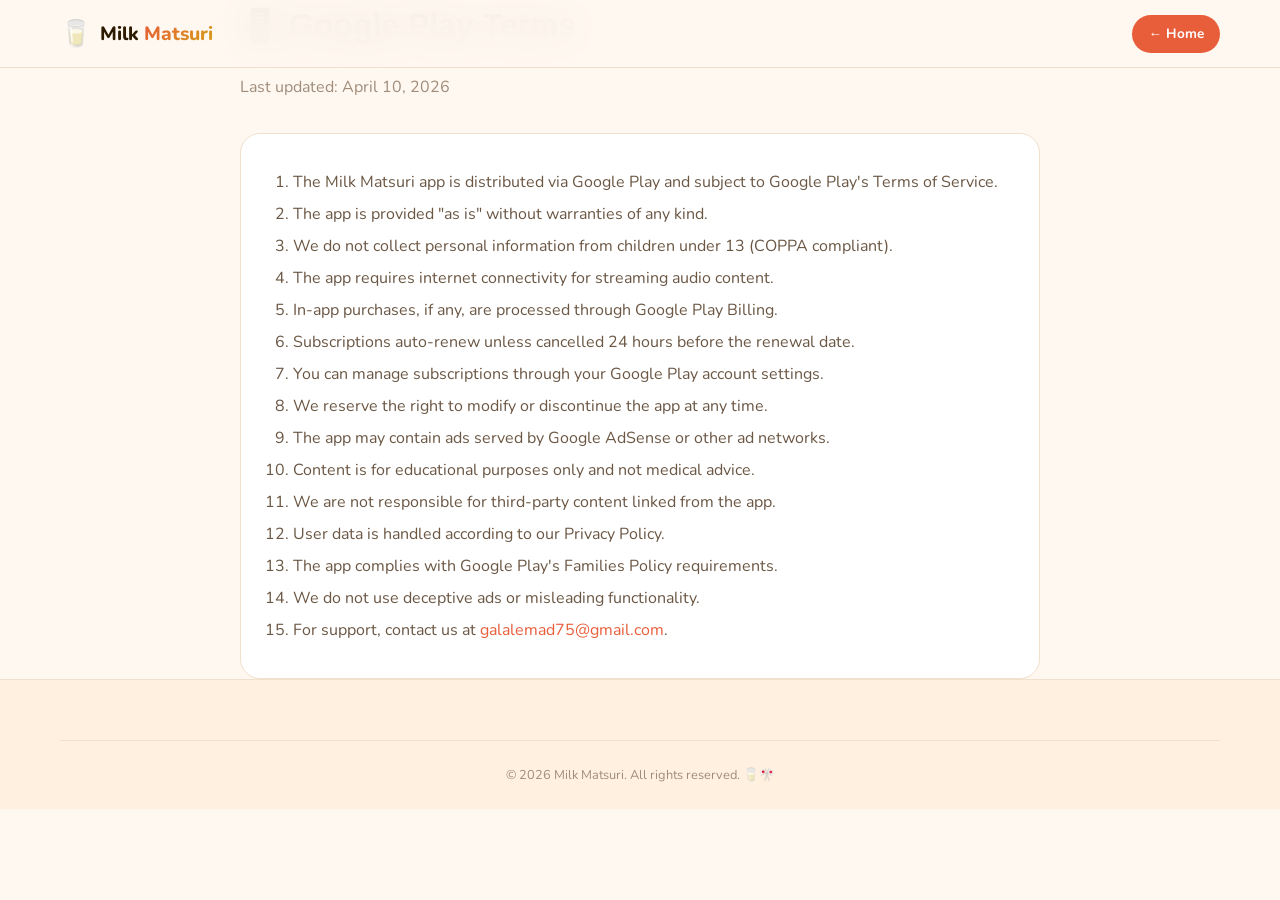
<file: google-play-terms.html>
<!DOCTYPE html><html lang="en" dir="ltr"><head>
<meta charset="UTF-8"><meta name="viewport" content="width=device-width,initial-scale=1.0">
<title>Google Play Terms — Milk Matsuri</title><link rel="icon" href="data:image/svg+xml,<svg xmlns='http://www.w3.org/2000/svg' viewBox='0 0 100 100'><text y='.9em' font-size='90'>🥛</text></svg>">
<link href="https://fonts.googleapis.com/css2?family=Nunito:wght@400;600;700;800;900&display=swap" rel="stylesheet"><link rel="stylesheet" href="style.css">
</head><body>
<header class="header" id="header"><div class="container nav-inner"><a href="index.html" class="logo"><span class="logo-icon">🥛</span><span class="logo-text">Milk <span class="accent">Matsuri</span></span></a><div class="nav-actions"><a href="index.html" class="btn btn-sm" style="background:var(--accent);color:#fff">← Home</a></div></div></header>
<section style="padding:calc(var(--header-height)+40px) 20px 80px;max-width:800px;margin:0 auto">
<h1 style="font-family:Poppins,sans-serif;font-size:2rem;font-weight:800;margin-bottom:24px">📱 Google Play Terms</h1>
<p style="color:var(--text-muted);margin-bottom:32px">Last updated: April 10, 2026</p>
<div style="background:var(--bg-card);border:1px solid var(--border);border-radius:var(--radius-lg);padding:32px;line-height:2;color:var(--text-secondary)">
<ol style="padding-left:20px">
<li>The Milk Matsuri app is distributed via Google Play and subject to Google Play's Terms of Service.</li>
<li>The app is provided "as is" without warranties of any kind.</li>
<li>We do not collect personal information from children under 13 (COPPA compliant).</li>
<li>The app requires internet connectivity for streaming audio content.</li>
<li>In-app purchases, if any, are processed through Google Play Billing.</li>
<li>Subscriptions auto-renew unless cancelled 24 hours before the renewal date.</li>
<li>You can manage subscriptions through your Google Play account settings.</li>
<li>We reserve the right to modify or discontinue the app at any time.</li>
<li>The app may contain ads served by Google AdSense or other ad networks.</li>
<li>Content is for educational purposes only and not medical advice.</li>
<li>We are not responsible for third-party content linked from the app.</li>
<li>User data is handled according to our Privacy Policy.</li>
<li>The app complies with Google Play's Families Policy requirements.</li>
<li>We do not use deceptive ads or misleading functionality.</li>
<li>For support, contact us at <a href="mailto:galalemad75@gmail.com">galalemad75@gmail.com</a>.</li>
</ol>
</div></section>
<footer class="footer"><div class="container"><div class="footer-bottom"><p>&copy; 2026 Milk Matsuri. All rights reserved. 🥛🎌</p></div></div></footer>
<script>document.addEventListener('DOMContentLoaded',()=>{const s=localStorage.getItem('mm_theme'),d=s?s==='dark':window.matchMedia('(prefers-color-scheme:dark)').matches;document.documentElement.setAttribute('data-theme',d?'dark':'light')})</script>
</body></html>
</file>
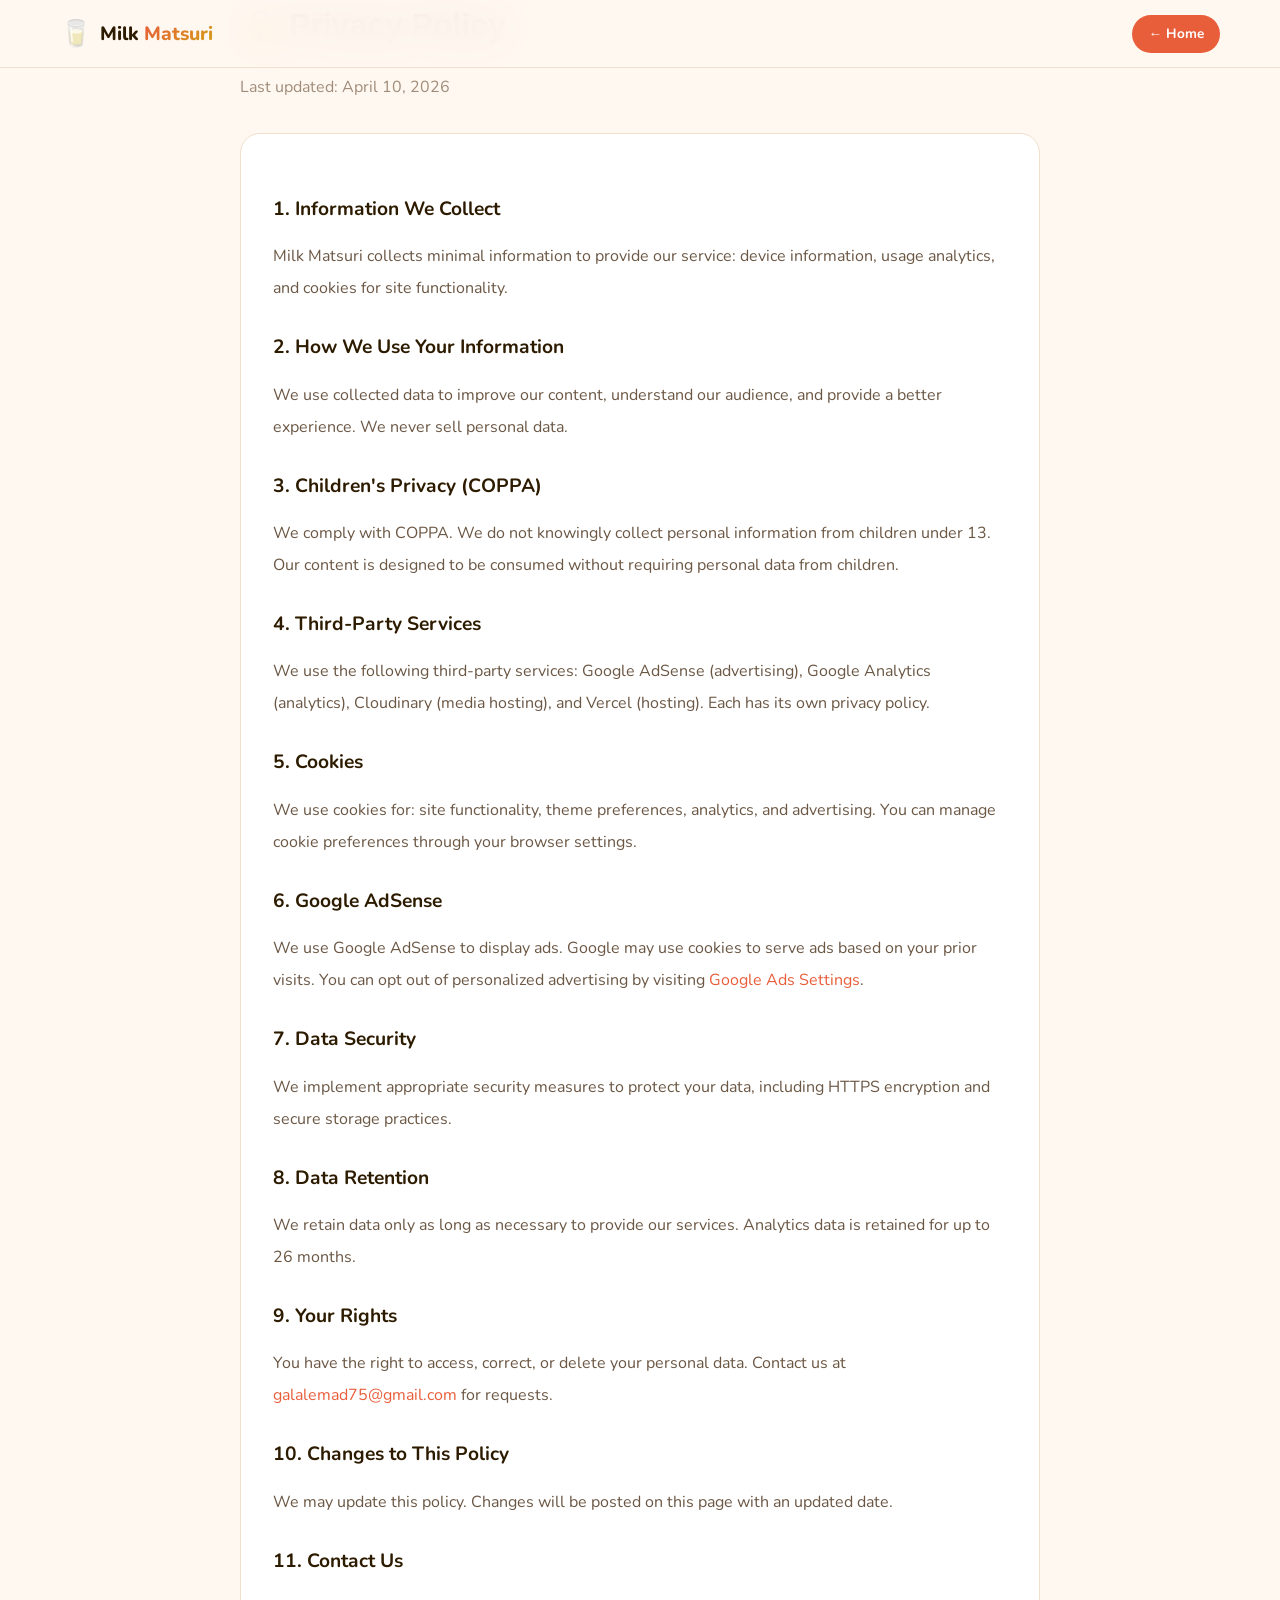
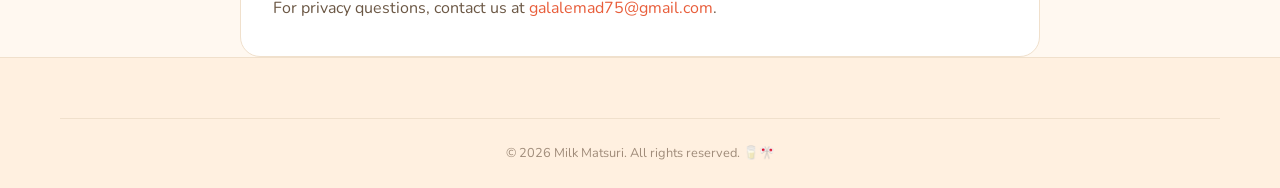
<file: privacy.html>
<!DOCTYPE html><html lang="en" dir="ltr"><head>
<meta charset="UTF-8"><meta name="viewport" content="width=device-width,initial-scale=1.0">
<title>Privacy Policy — Milk Matsuri</title>
<link rel="icon" href="data:image/svg+xml,<svg xmlns='http://www.w3.org/2000/svg' viewBox='0 0 100 100'><text y='.9em' font-size='90'>🥛</text></svg>">
<link href="https://fonts.googleapis.com/css2?family=Nunito:wght@400;600;700;800;900&display=swap" rel="stylesheet">
<link rel="stylesheet" href="style.css">
</head><body>
<header class="header" id="header"><div class="container nav-inner"><a href="index.html" class="logo"><span class="logo-icon">🥛</span><span class="logo-text">Milk <span class="accent">Matsuri</span></span></a><div class="nav-actions"><a href="index.html" class="btn btn-sm" style="background:var(--accent);color:#fff">← Home</a></div></div></header>
<section style="padding:calc(var(--header-height)+40px) 20px 80px;max-width:800px;margin:0 auto">
<h1 style="font-family:Poppins,sans-serif;font-size:2rem;font-weight:800;margin-bottom:24px">🔒 Privacy Policy</h1>
<p style="color:var(--text-muted);margin-bottom:32px">Last updated: April 10, 2026</p>

<div style="background:var(--bg-card);border:1px solid var(--border);border-radius:var(--radius-lg);padding:32px;line-height:2;color:var(--text-secondary)">
<h2 style="color:var(--text-primary);font-size:1.2rem;margin:24px 0 12px">1. Information We Collect</h2>
<p>Milk Matsuri collects minimal information to provide our service: device information, usage analytics, and cookies for site functionality.</p>

<h2 style="color:var(--text-primary);font-size:1.2rem;margin:24px 0 12px">2. How We Use Your Information</h2>
<p>We use collected data to improve our content, understand our audience, and provide a better experience. We never sell personal data.</p>

<h2 style="color:var(--text-primary);font-size:1.2rem;margin:24px 0 12px">3. Children's Privacy (COPPA)</h2>
<p>We comply with COPPA. We do not knowingly collect personal information from children under 13. Our content is designed to be consumed without requiring personal data from children.</p>

<h2 style="color:var(--text-primary);font-size:1.2rem;margin:24px 0 12px">4. Third-Party Services</h2>
<p>We use the following third-party services: Google AdSense (advertising), Google Analytics (analytics), Cloudinary (media hosting), and Vercel (hosting). Each has its own privacy policy.</p>

<h2 style="color:var(--text-primary);font-size:1.2rem;margin:24px 0 12px" id="cookies">5. Cookies</h2>
<p>We use cookies for: site functionality, theme preferences, analytics, and advertising. You can manage cookie preferences through your browser settings.</p>

<h2 style="color:var(--text-primary);font-size:1.2rem;margin:24px 0 12px">6. Google AdSense</h2>
<p>We use Google AdSense to display ads. Google may use cookies to serve ads based on your prior visits. You can opt out of personalized advertising by visiting <a href="https://www.google.com/settings/ads">Google Ads Settings</a>.</p>

<h2 style="color:var(--text-primary);font-size:1.2rem;margin:24px 0 12px">7. Data Security</h2>
<p>We implement appropriate security measures to protect your data, including HTTPS encryption and secure storage practices.</p>

<h2 style="color:var(--text-primary);font-size:1.2rem;margin:24px 0 12px">8. Data Retention</h2>
<p>We retain data only as long as necessary to provide our services. Analytics data is retained for up to 26 months.</p>

<h2 style="color:var(--text-primary);font-size:1.2rem;margin:24px 0 12px">9. Your Rights</h2>
<p>You have the right to access, correct, or delete your personal data. Contact us at <a href="mailto:galalemad75@gmail.com">galalemad75@gmail.com</a> for requests.</p>

<h2 style="color:var(--text-primary);font-size:1.2rem;margin:24px 0 12px">10. Changes to This Policy</h2>
<p>We may update this policy. Changes will be posted on this page with an updated date.</p>

<h2 style="color:var(--text-primary);font-size:1.2rem;margin:24px 0 12px">11. Contact Us</h2>
<p>For privacy questions, contact us at <a href="mailto:galalemad75@gmail.com">galalemad75@gmail.com</a>.</p>
</div>
</section>
<footer class="footer"><div class="container"><div class="footer-bottom"><p>&copy; 2026 Milk Matsuri. All rights reserved. 🥛🎌</p></div></div></footer>
<script>document.addEventListener('DOMContentLoaded',()=>{const s=localStorage.getItem('mm_theme'),d=s?s==='dark':window.matchMedia('(prefers-color-scheme:dark)').matches;document.documentElement.setAttribute('data-theme',d?'dark':'light')})</script>
</body></html>
</file>
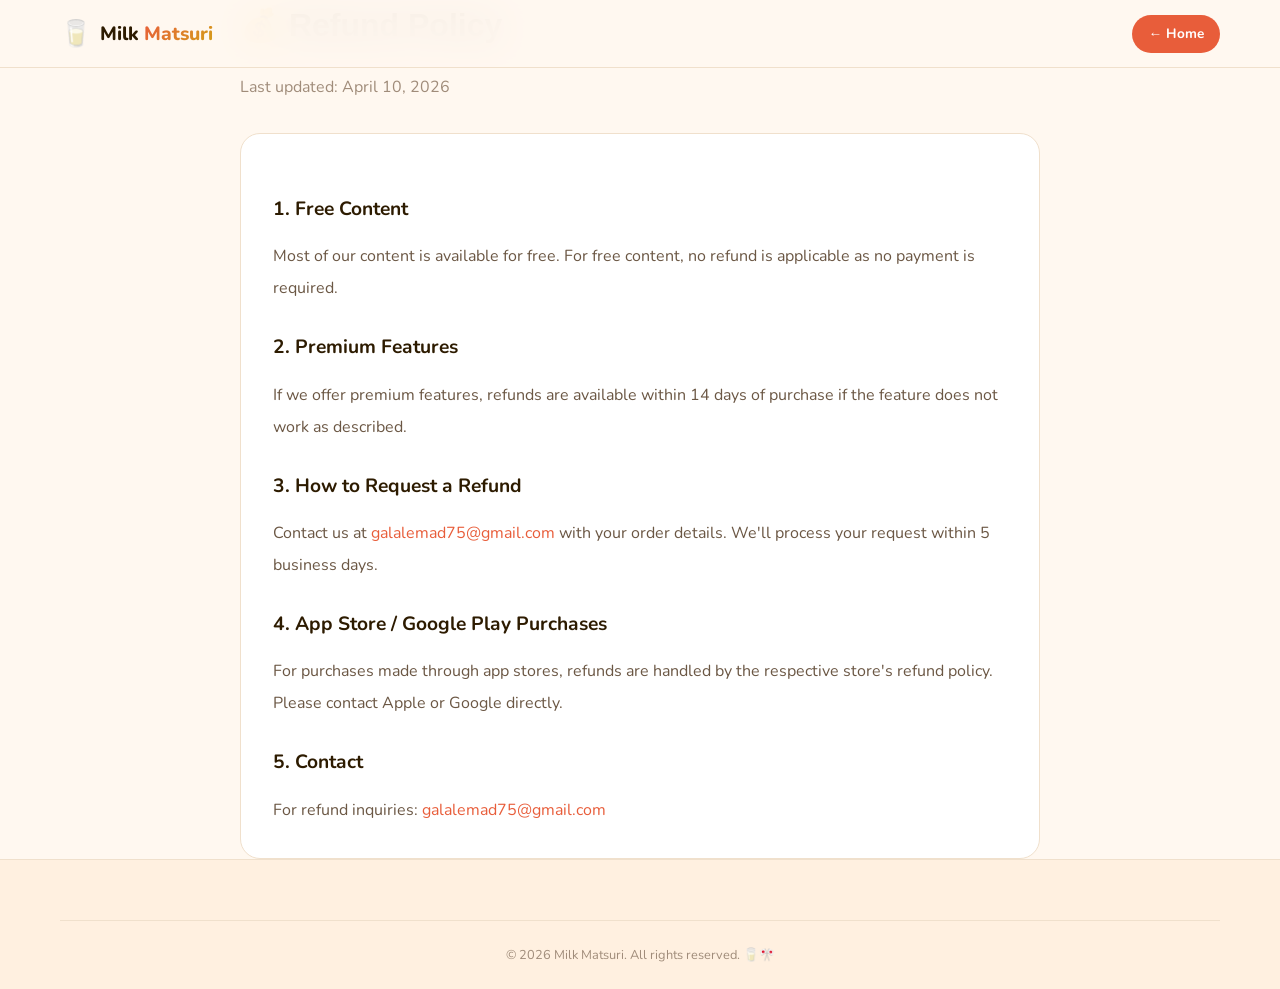
<file: refund.html>
<!DOCTYPE html><html lang="en" dir="ltr"><head>
<meta charset="UTF-8"><meta name="viewport" content="width=device-width,initial-scale=1.0">
<title>Refund Policy — Milk Matsuri</title><link rel="icon" href="data:image/svg+xml,<svg xmlns='http://www.w3.org/2000/svg' viewBox='0 0 100 100'><text y='.9em' font-size='90'>🥛</text></svg>">
<link href="https://fonts.googleapis.com/css2?family=Nunito:wght@400;600;700;800;900&display=swap" rel="stylesheet"><link rel="stylesheet" href="style.css">
</head><body>
<header class="header" id="header"><div class="container nav-inner"><a href="index.html" class="logo"><span class="logo-icon">🥛</span><span class="logo-text">Milk <span class="accent">Matsuri</span></span></a><div class="nav-actions"><a href="index.html" class="btn btn-sm" style="background:var(--accent);color:#fff">← Home</a></div></div></header>
<section style="padding:calc(var(--header-height)+40px) 20px 80px;max-width:800px;margin:0 auto">
<h1 style="font-family:Poppins,sans-serif;font-size:2rem;font-weight:800;margin-bottom:24px">💰 Refund Policy</h1>
<p style="color:var(--text-muted);margin-bottom:32px">Last updated: April 10, 2026</p>
<div style="background:var(--bg-card);border:1px solid var(--border);border-radius:var(--radius-lg);padding:32px;line-height:2;color:var(--text-secondary)">
<h2 style="color:var(--text-primary);font-size:1.2rem;margin:24px 0 12px">1. Free Content</h2><p>Most of our content is available for free. For free content, no refund is applicable as no payment is required.</p>
<h2 style="color:var(--text-primary);font-size:1.2rem;margin:24px 0 12px">2. Premium Features</h2><p>If we offer premium features, refunds are available within 14 days of purchase if the feature does not work as described.</p>
<h2 style="color:var(--text-primary);font-size:1.2rem;margin:24px 0 12px">3. How to Request a Refund</h2><p>Contact us at <a href="mailto:galalemad75@gmail.com">galalemad75@gmail.com</a> with your order details. We'll process your request within 5 business days.</p>
<h2 style="color:var(--text-primary);font-size:1.2rem;margin:24px 0 12px">4. App Store / Google Play Purchases</h2><p>For purchases made through app stores, refunds are handled by the respective store's refund policy. Please contact Apple or Google directly.</p>
<h2 style="color:var(--text-primary);font-size:1.2rem;margin:24px 0 12px">5. Contact</h2><p>For refund inquiries: <a href="mailto:galalemad75@gmail.com">galalemad75@gmail.com</a></p>
</div></section>
<footer class="footer"><div class="container"><div class="footer-bottom"><p>&copy; 2026 Milk Matsuri. All rights reserved. 🥛🎌</p></div></div></footer>
<script>document.addEventListener('DOMContentLoaded',()=>{const s=localStorage.getItem('mm_theme'),d=s?s==='dark':window.matchMedia('(prefers-color-scheme:dark)').matches;document.documentElement.setAttribute('data-theme',d?'dark':'light')})</script>
</body></html>
</file>
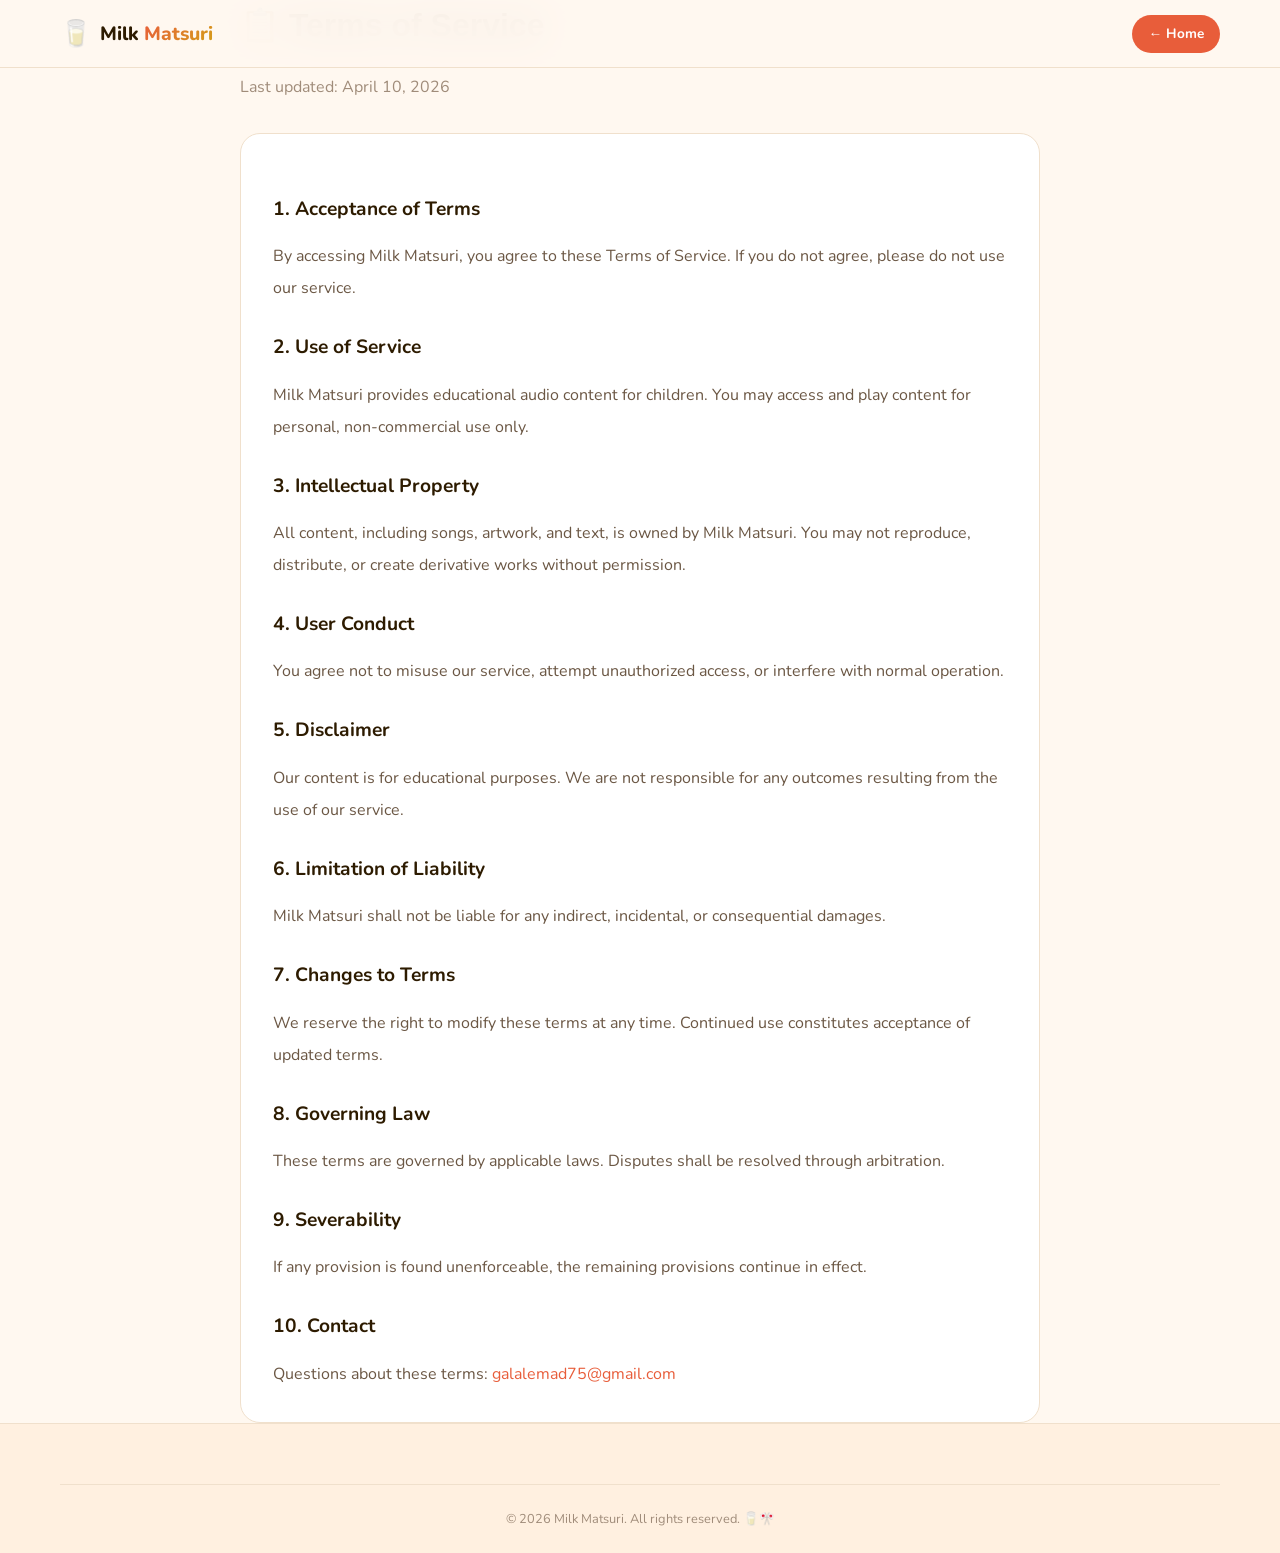
<file: terms.html>
<!DOCTYPE html><html lang="en" dir="ltr"><head>
<meta charset="UTF-8"><meta name="viewport" content="width=device-width,initial-scale=1.0">
<title>Terms of Service — Milk Matsuri</title><link rel="icon" href="data:image/svg+xml,<svg xmlns='http://www.w3.org/2000/svg' viewBox='0 0 100 100'><text y='.9em' font-size='90'>🥛</text></svg>">
<link href="https://fonts.googleapis.com/css2?family=Nunito:wght@400;600;700;800;900&display=swap" rel="stylesheet"><link rel="stylesheet" href="style.css">
</head><body>
<header class="header" id="header"><div class="container nav-inner"><a href="index.html" class="logo"><span class="logo-icon">🥛</span><span class="logo-text">Milk <span class="accent">Matsuri</span></span></a><div class="nav-actions"><a href="index.html" class="btn btn-sm" style="background:var(--accent);color:#fff">← Home</a></div></div></header>
<section style="padding:calc(var(--header-height)+40px) 20px 80px;max-width:800px;margin:0 auto">
<h1 style="font-family:Poppins,sans-serif;font-size:2rem;font-weight:800;margin-bottom:24px">📋 Terms of Service</h1>
<p style="color:var(--text-muted);margin-bottom:32px">Last updated: April 10, 2026</p>
<div style="background:var(--bg-card);border:1px solid var(--border);border-radius:var(--radius-lg);padding:32px;line-height:2;color:var(--text-secondary)">
<h2 style="color:var(--text-primary);font-size:1.2rem;margin:24px 0 12px">1. Acceptance of Terms</h2><p>By accessing Milk Matsuri, you agree to these Terms of Service. If you do not agree, please do not use our service.</p>
<h2 style="color:var(--text-primary);font-size:1.2rem;margin:24px 0 12px">2. Use of Service</h2><p>Milk Matsuri provides educational audio content for children. You may access and play content for personal, non-commercial use only.</p>
<h2 style="color:var(--text-primary);font-size:1.2rem;margin:24px 0 12px">3. Intellectual Property</h2><p>All content, including songs, artwork, and text, is owned by Milk Matsuri. You may not reproduce, distribute, or create derivative works without permission.</p>
<h2 style="color:var(--text-primary);font-size:1.2rem;margin:24px 0 12px">4. User Conduct</h2><p>You agree not to misuse our service, attempt unauthorized access, or interfere with normal operation.</p>
<h2 style="color:var(--text-primary);font-size:1.2rem;margin:24px 0 12px">5. Disclaimer</h2><p>Our content is for educational purposes. We are not responsible for any outcomes resulting from the use of our service.</p>
<h2 style="color:var(--text-primary);font-size:1.2rem;margin:24px 0 12px">6. Limitation of Liability</h2><p>Milk Matsuri shall not be liable for any indirect, incidental, or consequential damages.</p>
<h2 style="color:var(--text-primary);font-size:1.2rem;margin:24px 0 12px">7. Changes to Terms</h2><p>We reserve the right to modify these terms at any time. Continued use constitutes acceptance of updated terms.</p>
<h2 style="color:var(--text-primary);font-size:1.2rem;margin:24px 0 12px">8. Governing Law</h2><p>These terms are governed by applicable laws. Disputes shall be resolved through arbitration.</p>
<h2 style="color:var(--text-primary);font-size:1.2rem;margin:24px 0 12px">9. Severability</h2><p>If any provision is found unenforceable, the remaining provisions continue in effect.</p>
<h2 style="color:var(--text-primary);font-size:1.2rem;margin:24px 0 12px">10. Contact</h2><p>Questions about these terms: <a href="mailto:galalemad75@gmail.com">galalemad75@gmail.com</a></p>
</div></section>
<footer class="footer"><div class="container"><div class="footer-bottom"><p>&copy; 2026 Milk Matsuri. All rights reserved. 🥛🎌</p></div></div></footer>
<script>document.addEventListener('DOMContentLoaded',()=>{const s=localStorage.getItem('mm_theme'),d=s?s==='dark':window.matchMedia('(prefers-color-scheme:dark)').matches;document.documentElement.setAttribute('data-theme',d?'dark':'light')})</script>
</body></html>
</file>
<file: style.css>
/* ═══════════════════════════════════════════════════════════════
   MILK MATSURI — ミルク祭り Professional CSS
   Japanese Festival Theme | Dark/Light | Responsive
   ═══════════════════════════════════════════════════════════════ */

:root {
  --bg-primary: #FFF8F0;
  --bg-secondary: #FFF0E0;
  --bg-card: #FFFFFF;
  --bg-card-hover: #FFF5E8;
  --bg-nav: rgba(255,248,240,0.92);
  --text-primary: #2D1B00;
  --text-secondary: #6B5744;
  --text-muted: #A08C7A;
  --border: #F0E0CC;
  --accent: #E85D3A;
  --accent-hover: #D14B2A;
  --accent2: #D4A017;
  --accent3: #8B1A1A;
  --gradient: linear-gradient(135deg, #E85D3A, #D4A017);
  --gradient-hero: linear-gradient(160deg, #1A0A2E 0%, #2D1B4E 30%, #4A1942 60%, #8B1A1A 100%);
  --shadow-sm: 0 2px 8px rgba(0,0,0,0.06);
  --shadow-md: 0 4px 20px rgba(0,0,0,0.08);
  --shadow-lg: 0 8px 32px rgba(0,0,0,0.12);
  --radius-sm: 8px;
  --radius-md: 12px;
  --radius-lg: 20px;
  --radius-full: 999px;
  --header-height: 68px;
  --transition: 0.3s ease;
}
[data-theme="dark"] {
  --bg-primary: #0F0A1A;
  --bg-secondary: #1A1228;
  --bg-card: #221836;
  --bg-card-hover: #2D1F45;
  --bg-nav: rgba(15,10,26,0.92);
  --text-primary: #F5E6D3;
  --text-secondary: #C4A882;
  --text-muted: #8A7560;
  --border: #3A2A50;
  --accent: #FF7B54;
  --accent-hover: #FF9B74;
  --accent2: #FFD700;
  --accent3: #FF6B6B;
  --gradient: linear-gradient(135deg, #FF7B54, #FFD700);
  --gradient-hero: linear-gradient(160deg, #0A0612 0%, #1A0A2E 30%, #2D1B4E 60%, #4A1942 100%);
  --shadow-sm: 0 2px 8px rgba(0,0,0,0.2);
  --shadow-md: 0 4px 20px rgba(0,0,0,0.3);
  --shadow-lg: 0 8px 32px rgba(0,0,0,0.4);
}

*, *::before, *::after { margin: 0; padding: 0; box-sizing: border-box; }
html { scroll-behavior: smooth; }
body {
  font-family: 'Nunito', -apple-system, sans-serif;
  background: var(--bg-primary);
  color: var(--text-primary);
  line-height: 1.6;
  transition: background var(--transition), color var(--transition);
  overflow-x: hidden;
}
a { color: var(--accent); text-decoration: none; }
a:hover { color: var(--accent-hover); }
img { max-width: 100%; height: auto; }
.container { max-width: 1200px; margin: 0 auto; padding: 0 20px; }

/* ─── HEADER ─── */
.header {
  position: fixed; top: 0; left: 0; right: 0; z-index: 1000;
  height: var(--header-height);
  background: var(--bg-nav);
  backdrop-filter: blur(20px);
  border-bottom: 1px solid var(--border);
  transition: all var(--transition);
}
.header.scrolled { box-shadow: var(--shadow-md); }
.nav-inner { display: flex; align-items: center; justify-content: space-between; height: var(--header-height); }
.logo { display: flex; align-items: center; gap: 8px; font-weight: 800; font-size: 1.2rem; color: var(--text-primary); }
.logo-icon { font-size: 1.6rem; }
.logo-text .accent { background: var(--gradient); -webkit-background-clip: text; -webkit-text-fill-color: transparent; background-clip: text; }
.nav { display: flex; gap: 8px; }
.nav-link { padding: 8px 16px; border-radius: var(--radius-full); font-weight: 700; font-size: 0.9rem; color: var(--text-secondary); transition: all var(--transition); }
.nav-link:hover, .nav-link.active { color: var(--accent); background: rgba(232,93,58,0.08); }
.nav-actions { display: flex; align-items: center; gap: 8px; }
.theme-toggle { background: none; border: 1px solid var(--border); border-radius: var(--radius-full); padding: 8px 12px; cursor: pointer; color: var(--text-secondary); font-size: 1.1rem; transition: all var(--transition); }
.theme-toggle:hover { border-color: var(--accent); color: var(--accent); }
[data-theme="dark"] .icon-light { display: none; }
[data-theme="light"] .icon-dark, :root:not([data-theme]) .icon-dark { display: none; }

/* Hamburger */
.hamburger { display: none; background: none; border: none; cursor: pointer; padding: 8px; }
.hamburger span { display: block; width: 22px; height: 2px; background: var(--text-primary); margin: 5px 0; border-radius: 2px; transition: all var(--transition); }
.hamburger.active span:nth-child(1) { transform: rotate(45deg) translate(5px, 5px); }
.hamburger.active span:nth-child(2) { opacity: 0; }
.hamburger.active span:nth-child(3) { transform: rotate(-45deg) translate(5px, -5px); }

@media (max-width: 768px) {
  .hamburger { display: block; }
  .nav { display: none; position: absolute; top: var(--header-height); left: 0; right: 0; background: var(--bg-card); border-bottom: 1px solid var(--border); flex-direction: column; padding: 12px; box-shadow: var(--shadow-lg); }
  .nav.open { display: flex; }
  .nav-link { padding: 12px 16px; }
}

/* ─── HERO ─── */
.hero {
  position: relative; min-height: 100vh;
  background: var(--gradient-hero);
  display: flex; align-items: center; justify-content: center;
  overflow: hidden; padding-top: var(--header-height);
}
.hero-bg-shapes { position: absolute; inset: 0; overflow: hidden; pointer-events: none; }
.shape { position: absolute; border-radius: 50%; opacity: 0.08; animation: float 20s infinite ease-in-out; }
.shape-1 { width: 400px; height: 400px; background: #FFD700; top: -100px; right: -100px; animation-delay: 0s; }
.shape-2 { width: 300px; height: 300px; background: #E85D3A; bottom: -50px; left: -50px; animation-delay: -5s; }
.shape-3 { width: 200px; height: 200px; background: #FF6B9D; top: 40%; left: 10%; animation-delay: -10s; }
.shape-4 { width: 150px; height: 150px; background: #4ECDC4; top: 20%; right: 20%; animation-delay: -15s; }
.shape-5 { width: 100px; height: 100px; background: #FFD700; bottom: 20%; right: 30%; animation-delay: -8s; }
@keyframes float { 0%,100% { transform: translate(0,0) rotate(0deg); } 25% { transform: translate(30px,-30px) rotate(5deg); } 50% { transform: translate(-20px,20px) rotate(-3deg); } 75% { transform: translate(15px,10px) rotate(2deg); } }

.hero-content { text-align: center; color: #fff; position: relative; z-index: 2; padding: 40px 0; }
.hero-badge { display: inline-block; padding: 8px 20px; background: rgba(255,255,255,0.1); border: 1px solid rgba(255,255,255,0.2); border-radius: var(--radius-full); font-weight: 700; font-size: 0.9rem; margin-bottom: 24px; backdrop-filter: blur(10px); }
.hero-title { font-family: 'Poppins', sans-serif; font-size: clamp(2.2rem, 6vw, 4rem); font-weight: 800; line-height: 1.15; margin-bottom: 20px; }
.gradient-text { background: linear-gradient(135deg, #FFD700, #FF7B54, #FF6B9D); -webkit-background-clip: text; -webkit-text-fill-color: transparent; background-clip: text; }
.hero-subtitle { font-size: clamp(1rem, 2.5vw, 1.2rem); opacity: 0.85; max-width: 600px; margin: 0 auto 32px; }
.hero-cta { display: flex; gap: 16px; justify-content: center; flex-wrap: wrap; margin-bottom: 40px; }

/* Buttons */
.btn { display: inline-flex; align-items: center; gap: 8px; padding: 12px 28px; border-radius: var(--radius-full); font-family: inherit; font-weight: 700; font-size: 0.95rem; border: none; cursor: pointer; transition: all var(--transition); }
.btn-primary { background: var(--gradient); color: #fff; box-shadow: 0 4px 15px rgba(232,93,58,0.3); }
.btn-primary:hover { transform: translateY(-2px); box-shadow: 0 6px 25px rgba(232,93,58,0.4); color: #fff; }
.btn-outline { background: transparent; color: #fff; border: 2px solid rgba(255,255,255,0.3); }
.btn-outline:hover { border-color: #fff; color: #fff; }
.btn-lg { padding: 16px 36px; font-size: 1.05rem; }
.btn-sm { padding: 8px 16px; font-size: 0.85rem; }

/* Stats */
.hero-stats { display: flex; align-items: center; justify-content: center; gap: 24px; flex-wrap: wrap; }
.stat { text-align: center; }
.stat-num { display: block; font-size: 1.8rem; font-weight: 800; color: #FFD700; }
.stat-label { font-size: 0.8rem; opacity: 0.7; }
.stat-divider { width: 1px; height: 40px; background: rgba(255,255,255,0.2); }

/* ─── SECTIONS ─── */
section { padding: 80px 0; }
.section-header { text-align: center; margin-bottom: 48px; }
.section-badge { display: inline-block; padding: 6px 16px; background: rgba(232,93,58,0.1); color: var(--accent); border-radius: var(--radius-full); font-weight: 700; font-size: 0.8rem; margin-bottom: 12px; }
.section-title { font-family: 'Poppins', sans-serif; font-size: clamp(1.6rem, 4vw, 2.4rem); font-weight: 800; margin-bottom: 12px; }
.section-desc { color: var(--text-secondary); max-width: 600px; margin: 0 auto; }

/* ─── FEATURES ─── */
.features { background: var(--bg-primary); }
.features-grid { display: grid; grid-template-columns: repeat(auto-fit, minmax(250px, 1fr)); gap: 20px; }
.feature-card { background: var(--bg-card); border: 1px solid var(--border); border-radius: var(--radius-lg); padding: 28px; text-align: center; transition: all var(--transition); }
.feature-card:hover { transform: translateY(-4px); box-shadow: var(--shadow-lg); border-color: var(--accent); }
.feature-icon { font-size: 2.5rem; margin-bottom: 16px; }
.feature-card h3 { font-size: 1.1rem; margin-bottom: 8px; }
.feature-card p { color: var(--text-secondary); font-size: 0.9rem; }

/* ─── CHAPTERS GRID ─── */
.episodes { background: var(--bg-secondary); }
.grid { display: grid; grid-template-columns: repeat(auto-fill, minmax(240px, 1fr)); gap: 16px; }
.card { background: var(--bg-card); border: 1px solid var(--border); border-radius: var(--radius-md); padding: 20px; cursor: pointer; transition: all var(--transition); position: relative; overflow: hidden; opacity: 0; transform: translateY(20px); }
.card.visible { opacity: 1; transform: translateY(0); transition: opacity 0.5s ease, transform 0.5s ease, box-shadow 0.3s ease, border-color 0.3s ease; }
.card:hover { transform: translateY(-4px) !important; box-shadow: var(--shadow-lg); border-color: var(--accent); }
.card .num { font-size: 0.75rem; color: var(--accent); font-weight: 800; margin-bottom: 8px; }
.card .name { font-weight: 700; margin-bottom: 6px; font-size: 0.95rem; }
.card .count { font-size: 0.8rem; color: var(--text-muted); }

/* ─── SONGS VIEW ─── */
.songs-view { max-width: 800px; margin: 0 auto; padding: calc(var(--header-height) + 24px) 20px 120px; display: none; }
.back-btn { display: inline-flex; align-items: center; gap: 8px; padding: 10px 20px; background: var(--bg-card); border: 1px solid var(--border); border-radius: var(--radius-full); color: var(--text-secondary); font-weight: 700; font-size: 0.9rem; cursor: pointer; margin-bottom: 20px; font-family: inherit; transition: all var(--transition); }
.back-btn:hover { border-color: var(--accent); color: var(--accent); }
.song-card { display: flex; align-items: center; gap: 12px; padding: 14px 18px; background: var(--bg-card); border: 1px solid var(--border); border-radius: var(--radius-md); margin-bottom: 8px; cursor: pointer; transition: all var(--transition); }
.song-card:hover { border-color: var(--accent); }
.song-card.playing { border-color: var(--accent); background: rgba(232,93,58,0.05); }
.song-play { width: 40px; height: 40px; border-radius: 50%; background: var(--gradient); color: #fff; border: none; cursor: pointer; display: flex; align-items: center; justify-content: center; flex-shrink: 0; }
.song-title { font-weight: 700; flex: 1; }
.empty { text-align: center; padding: 60px 20px; }
.empty-icon { font-size: 3rem; margin-bottom: 16px; }

/* ─── NOW PLAYING BAR ─── */
.np-bar { position: fixed; bottom: 0; left: 0; right: 0; z-index: 9999; background: var(--bg-card); border-top: 1px solid var(--border); box-shadow: 0 -4px 20px rgba(0,0,0,0.1); display: none; padding: 10px 0; }
.np-inner { max-width: 900px; margin: 0 auto; padding: 0 20px; display: flex; align-items: center; gap: 16px; }
.np-info { flex: 1; min-width: 0; }
.np-title { font-weight: 700; font-size: 0.9rem; display: block; white-space: nowrap; overflow: hidden; text-overflow: ellipsis; }
.np-chapter { font-size: 0.75rem; color: var(--text-muted); display: block; margin-bottom: 4px; }
.np-progress { height: 4px; background: var(--border); border-radius: 2px; cursor: pointer; margin-bottom: 2px; }
.np-fill { height: 100%; background: var(--gradient); border-radius: 2px; width: 0%; transition: width 0.3s; }
.np-times { font-size: 0.7rem; color: var(--text-muted); }
.np-controls { display: flex; align-items: center; gap: 4px; }
.np-btn { width: 36px; height: 36px; border-radius: 50%; background: none; border: 1px solid var(--border); cursor: pointer; font-size: 1rem; display: flex; align-items: center; justify-content: center; transition: all var(--transition); }
.np-btn:hover { border-color: var(--accent); }
.np-play { background: var(--gradient); color: #fff; border: none; width: 42px; height: 42px; }
.np-cover { width: 48px; height: 48px; border-radius: 8px; object-fit: cover; flex-shrink: 0; }

/* ─── CTA ─── */
.cta-section { padding: 80px 0; }
.cta-card { background: var(--gradient-hero); border-radius: var(--radius-lg); padding: 60px 40px; text-align: center; color: #fff; }
.cta-card h2 { font-size: clamp(1.5rem, 4vw, 2rem); margin-bottom: 12px; }
.cta-card p { opacity: 0.85; margin-bottom: 28px; }
.cta-buttons { display: flex; gap: 16px; justify-content: center; flex-wrap: wrap; }

/* ─── FOOTER ─── */
.footer { background: var(--bg-secondary); border-top: 1px solid var(--border); padding: 60px 0 24px; }
.footer-grid { display: grid; grid-template-columns: 2fr 1fr 1fr 1fr; gap: 40px; margin-bottom: 40px; }
.footer-brand p { color: var(--text-secondary); margin: 12px 0; font-size: 0.9rem; }
.social-links { display: flex; gap: 12px; }
.social-links a { width: 40px; height: 40px; border-radius: 50%; background: var(--bg-card); border: 1px solid var(--border); display: flex; align-items: center; justify-content: center; color: var(--text-secondary); transition: all var(--transition); }
.social-links a:hover { border-color: var(--accent); color: var(--accent); }
.footer-links h4 { font-size: 0.85rem; margin-bottom: 16px; }
.footer-links a { display: block; color: var(--text-secondary); font-size: 0.85rem; padding: 4px 0; transition: color var(--transition); }
.footer-links a:hover { color: var(--accent); }
.footer-bottom { text-align: center; padding-top: 24px; border-top: 1px solid var(--border); color: var(--text-muted); font-size: 0.8rem; }

/* ─── ANIMATIONS ─── */
.animate-in { opacity: 0; transform: translateY(30px); animation: animIn 0.8s ease forwards; }
.delay-1 { animation-delay: 0.15s; }
.delay-2 { animation-delay: 0.3s; }
.delay-3 { animation-delay: 0.45s; }
.delay-4 { animation-delay: 0.6s; }
@keyframes animIn { to { opacity: 1; transform: translateY(0); } }
.animate-on-scroll { opacity: 0; transform: translateY(30px); transition: opacity 0.6s ease, transform 0.6s ease; }
.animate-on-scroll.visible { opacity: 1; transform: translateY(0); }

/* ─── AD SLOTS ─── */
.ad-slot { padding: 16px 0; overflow: hidden; }
.ad-slot .ad-container { background: var(--bg-card); border: 1px solid var(--border); border-radius: var(--radius-md); padding: 16px; min-height: 50px; display: flex; align-items: center; justify-content: center; }
.ad-slot .ad-container ins, .ad-slot .ad-container iframe { max-width: 100%; }

/* ─── TOAST ─── */
.toast { position: fixed; bottom: 20px; right: 20px; z-index: 10000; padding: 14px 22px; border-radius: var(--radius-md); font-weight: 700; font-size: 0.85rem; box-shadow: var(--shadow-lg); transform: translateY(100px); opacity: 0; transition: 0.4s; }
.toast.show { transform: translateY(0); opacity: 1; }
.toast.success { background: #27ae60; color: #fff; }
.toast.error { background: #e74c3c; color: #fff; }
.toast.info { background: var(--accent); color: #fff; }

/* ─── COOKIE BANNER ─── */
.cookie-banner { position: fixed; bottom: 0; left: 0; right: 0; background: var(--bg-card); border-top: 1px solid var(--border); padding: 16px 24px; z-index: 9998; display: flex; align-items: center; justify-content: space-between; gap: 16px; box-shadow: 0 -4px 20px rgba(0,0,0,0.1); flex-wrap: wrap; }
.cookie-banner p { font-size: 0.85rem; color: var(--text-secondary); flex: 1; min-width: 200px; }
.cookie-banner button { padding: 10px 24px; background: var(--accent); color: #fff; border: none; border-radius: var(--radius-full); font-weight: 700; cursor: pointer; font-family: inherit; }
.cookie-banner.hidden { display: none; }

/* ─── RESPONSIVE ─── */
@media (max-width: 768px) {
  .footer-grid { grid-template-columns: 1fr 1fr; gap: 24px; }
  .hero-stats { gap: 16px; }
  .stat-divider { display: none; }
  .features-grid { grid-template-columns: 1fr; }
  .np-inner { gap: 10px; }
  .np-cover { display: none; }
  .cta-card { padding: 40px 20px; }
}
@media (max-width: 480px) {
  .footer-grid { grid-template-columns: 1fr; }
  .grid { grid-template-columns: 1fr; }
  .hero-cta { flex-direction: column; align-items: center; }
}

/* Smooth theme transition */
body, .header, .footer, .card, .feature-card, .nav-link, .theme-toggle,
.song-card, .back-btn, .np-bar { transition: all 0.35s ease; }
</file>
